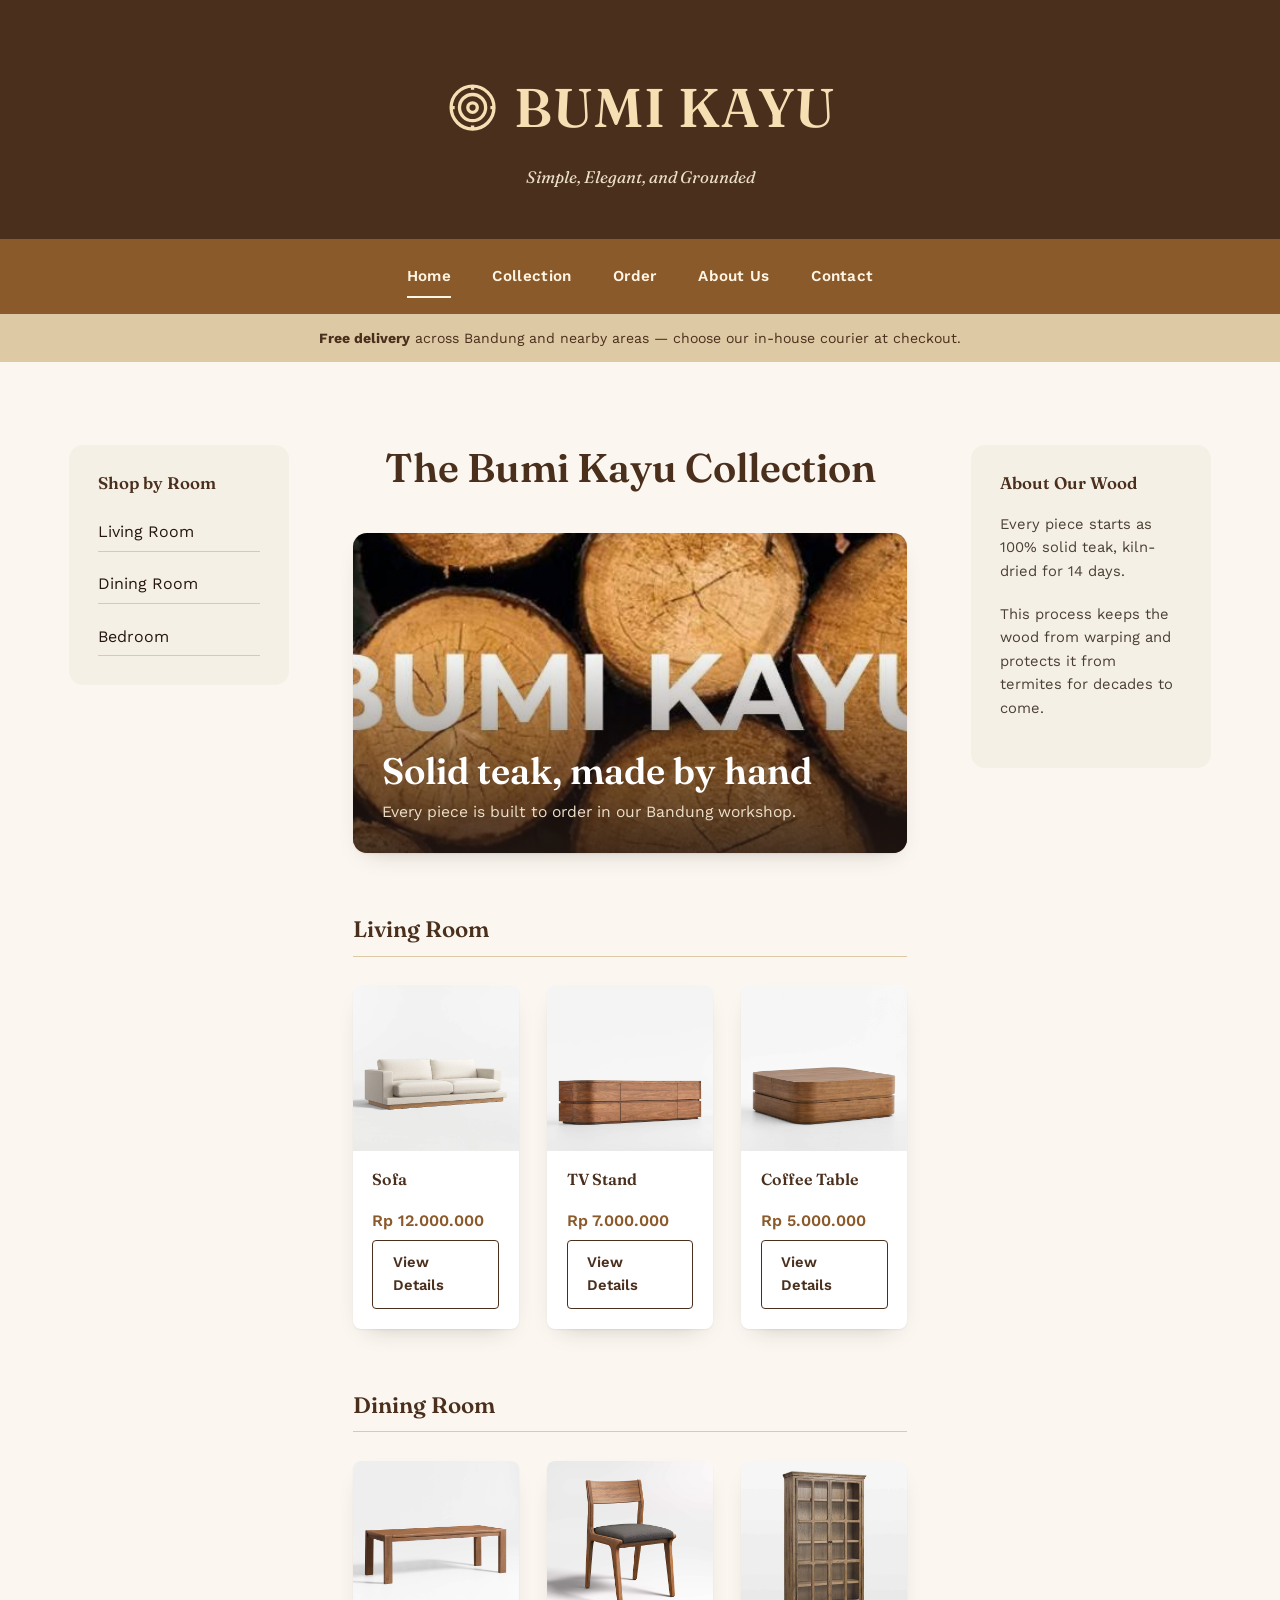
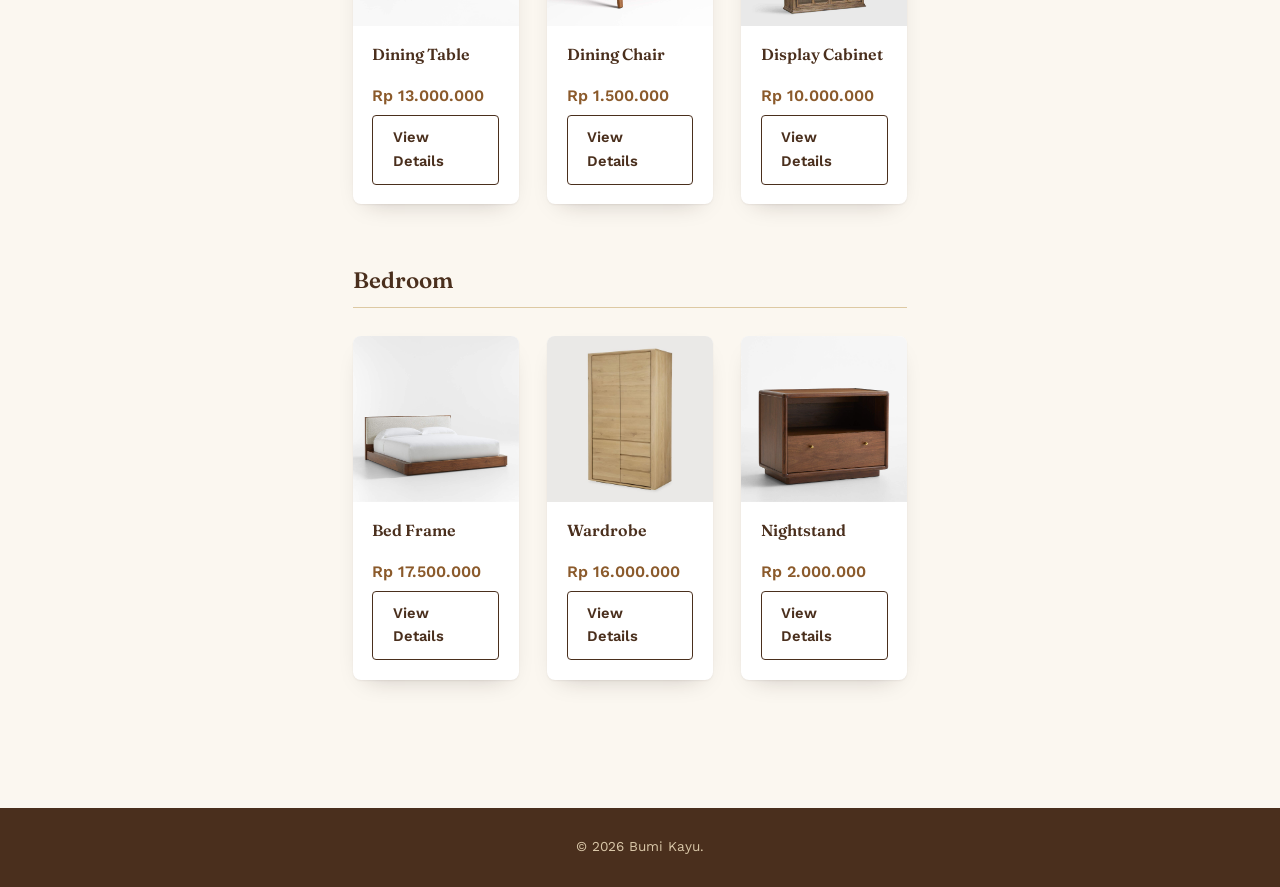
<file: index.html>
<!DOCTYPE html>
<html lang="en">
  <head>
    <meta charset="utf-8" />
    <meta name="viewport" content="width=device-width, initial-scale=1" />
    <title>Bumi Kayu — The Collection</title>
    <meta
      name="description"
      content="Solid teak furniture, handcrafted to order in Bandung."
    />
    <link rel="icon" href="icon.png" />
    <link rel="stylesheet" href="style.css" />
  </head>
  <body>
    <header class="site-header">
      <a class="wordmark" href="index.html">
        <svg viewBox="0 0 24 24" fill="none" stroke="currentColor" stroke-width="1.4" aria-hidden="true">
          <circle cx="12" cy="12" r="9" />
          <circle cx="12" cy="12" r="5.5" />
          <circle cx="12" cy="12" r="2" />
          <path d="M12 3v1.5M12 19.5V21M3 12h1.5M19.5 12H21" />
        </svg>
        BUMI KAYU
      </a>
      <p class="tagline">Simple, Elegant, and Grounded</p>
    </header>

    <nav class="site-nav" aria-label="Primary">
      <div class="site-nav__inner">
        <a href="index.html" aria-current="page">Home</a>
        <a href="detail.html">Collection</a>
        <a href="transaksi.html">Order</a>
        <a href="tentang.html">About Us</a>
        <a href="kontak.html">Contact</a>
      </div>
    </nav>

    <p class="notice-bar">
      <b>Free delivery</b> across Bandung and nearby areas — choose our
      in-house courier at checkout.
    </p>

    <main class="page-shell">
      <aside class="sidebar" aria-label="Shop by room">
        <h2>Shop by Room</h2>
        <ul>
          <li><a href="#ruangtamu">Living Room</a></li>
          <li><a href="#ruangmakan">Dining Room</a></li>
          <li><a href="#kamartidur">Bedroom</a></li>
        </ul>
      </aside>

      <div class="content-column">
        <h1>The Bumi Kayu Collection</h1>

        <div class="hero">
          <img src="BannerBUMIKAYU.jpeg" alt="Bumi Kayu solid teak furniture workshop" />
          <div class="hero__caption">
            <h2>Solid teak, made by hand</h2>
            <p>Every piece is built to order in our Bandung workshop.</p>
          </div>
        </div>

        <section class="category" id="ruangtamu">
          <div class="category-heading">
            <h2>Living Room</h2>
          </div>
          <div class="product-grid">
            <article class="product-card">
              <a href="detail.html#sofa">
                <img src="SofaSantaiBUMIKAYU.jpg" alt="Sofa in natural solid teak" />
              </a>
              <div class="product-card__body">
                <h3 class="product-card__name">Sofa</h3>
                <span class="product-card__price">Rp 12.000.000</span>
                <a class="btn btn-outline btn-block" href="detail.html#sofa">View Details</a>
              </div>
            </article>
            <article class="product-card">
              <a href="detail.html#mejatv">
                <img src="MejaTVBUMIKAYU.jpg" alt="TV Stand in solid teak" />
              </a>
              <div class="product-card__body">
                <h3 class="product-card__name">TV Stand</h3>
                <span class="product-card__price">Rp 7.000.000</span>
                <a class="btn btn-outline btn-block" href="detail.html#mejatv">View Details</a>
              </div>
            </article>
            <article class="product-card">
              <a href="detail.html#mejakopi">
                <img src="MejaKopiBUMIKAYU.jpg" alt="Coffee Table in solid teak" />
              </a>
              <div class="product-card__body">
                <h3 class="product-card__name">Coffee Table</h3>
                <span class="product-card__price">Rp 5.000.000</span>
                <a class="btn btn-outline btn-block" href="detail.html#mejakopi">View Details</a>
              </div>
            </article>
          </div>
        </section>

        <section class="category" id="ruangmakan">
          <div class="category-heading">
            <h2>Dining Room</h2>
          </div>
          <div class="product-grid">
            <article class="product-card">
              <a href="detail.html#mejamakan">
                <img src="MejaMakanBUMIKAYU.jpg" alt="Dining Table in solid teak" />
              </a>
              <div class="product-card__body">
                <h3 class="product-card__name">Dining Table</h3>
                <span class="product-card__price">Rp 13.000.000</span>
                <a class="btn btn-outline btn-block" href="detail.html#mejamakan">View Details</a>
              </div>
            </article>
            <article class="product-card">
              <a href="detail.html#kursimakan">
                <img src="KursiMakanBUMIKAYU.jpg" alt="Dining Chair in solid teak" />
              </a>
              <div class="product-card__body">
                <h3 class="product-card__name">Dining Chair</h3>
                <span class="product-card__price">Rp 1.500.000</span>
                <a class="btn btn-outline btn-block" href="detail.html#kursimakan">View Details</a>
              </div>
            </article>
            <article class="product-card">
              <a href="detail.html#kabinet">
                <img src="KabinetPajanganKacaBUMIKAYU.jpg" alt="Display Cabinet in solid teak and glass" />
              </a>
              <div class="product-card__body">
                <h3 class="product-card__name">Display Cabinet</h3>
                <span class="product-card__price">Rp 10.000.000</span>
                <a class="btn btn-outline btn-block" href="detail.html#kabinet">View Details</a>
              </div>
            </article>
          </div>
        </section>

        <section class="category" id="kamartidur">
          <div class="category-heading">
            <h2>Bedroom</h2>
          </div>
          <div class="product-grid">
            <article class="product-card">
              <a href="detail.html#tempattidur">
                <img src="TempatTidurBUMIKAYU.jpg" alt="Bed Frame in solid teak" />
              </a>
              <div class="product-card__body">
                <h3 class="product-card__name">Bed Frame</h3>
                <span class="product-card__price">Rp 17.500.000</span>
                <a class="btn btn-outline btn-block" href="detail.html#tempattidur">View Details</a>
              </div>
            </article>
            <article class="product-card">
              <a href="detail.html#lemaripakaian">
                <img src="LemariPakaianBUMIKAYU.jpg" alt="Wardrobe in solid teak" />
              </a>
              <div class="product-card__body">
                <h3 class="product-card__name">Wardrobe</h3>
                <span class="product-card__price">Rp 16.000.000</span>
                <a class="btn btn-outline btn-block" href="detail.html#lemaripakaian">View Details</a>
              </div>
            </article>
            <article class="product-card">
              <a href="detail.html#mejasamping">
                <img src="MejaSampingBUMIKAYU.jpg" alt="Nightstand in solid teak" />
              </a>
              <div class="product-card__body">
                <h3 class="product-card__name">Nightstand</h3>
                <span class="product-card__price">Rp 2.000.000</span>
                <a class="btn btn-outline btn-block" href="detail.html#mejasamping">View Details</a>
              </div>
            </article>
          </div>
        </section>
      </div>

      <aside class="sidebar sidebar--quality" aria-label="About our wood">
        <h2>About Our Wood</h2>
        <p>
          Every piece starts as 100% solid teak, kiln-dried for 14 days.
        </p>
        <p>
          This process keeps the wood from warping and protects it from
          termites for decades to come.
        </p>
      </aside>
    </main>

    <footer class="site-footer">&copy; 2026 Bumi Kayu.</footer>
    <script src="script.js"></script>
  </body>
</html>
</file>
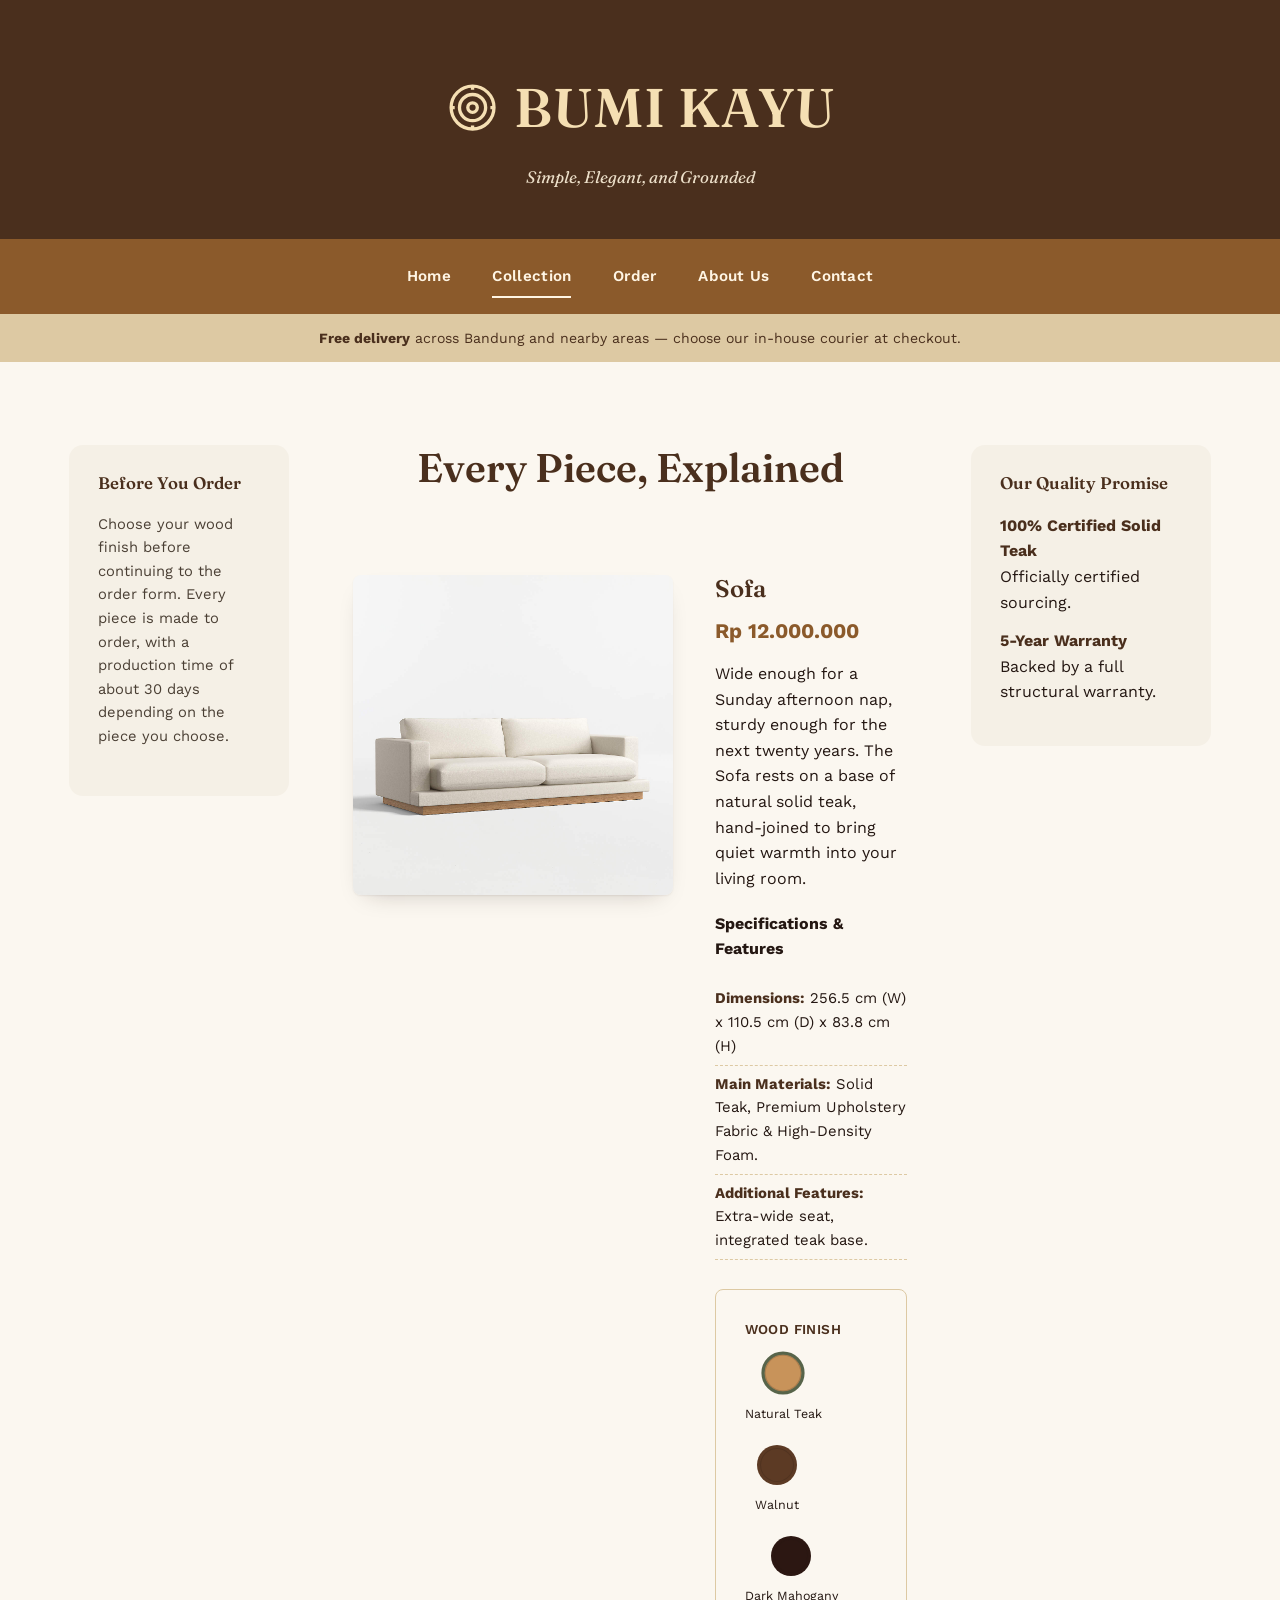
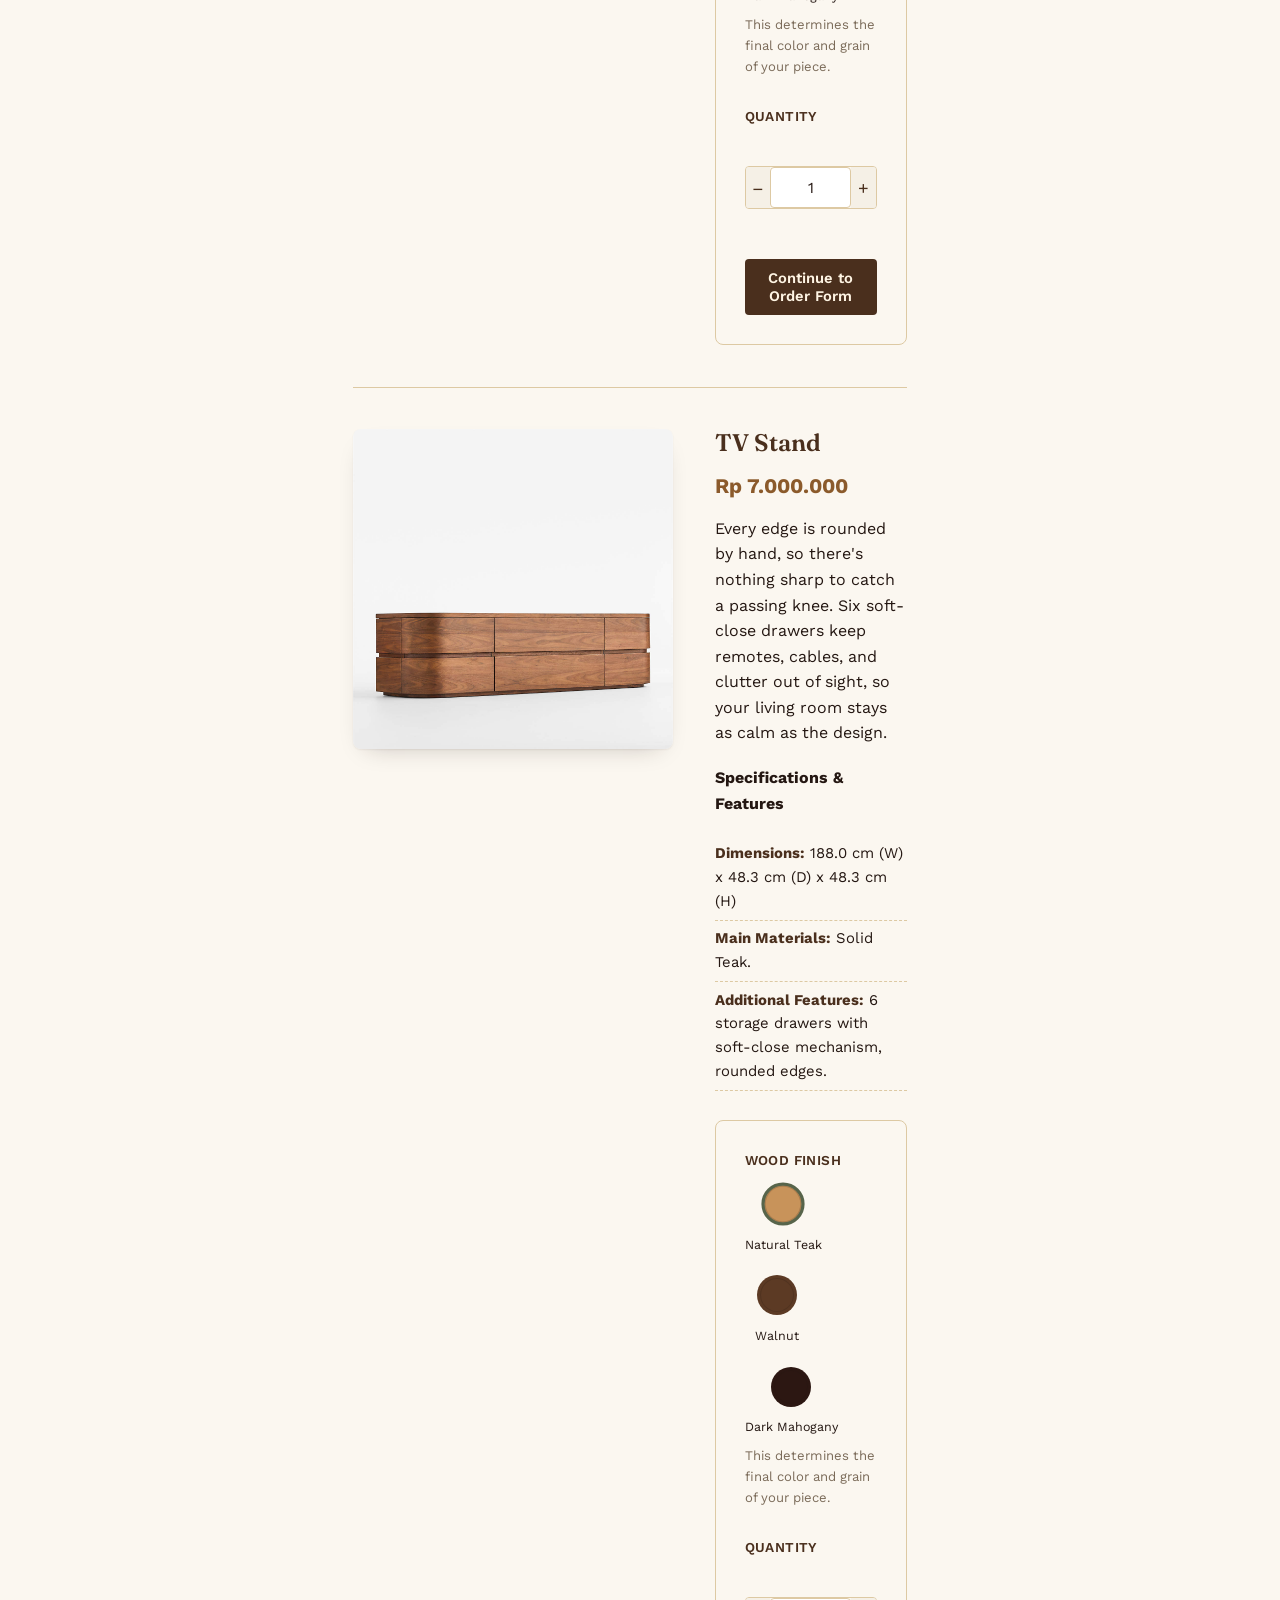
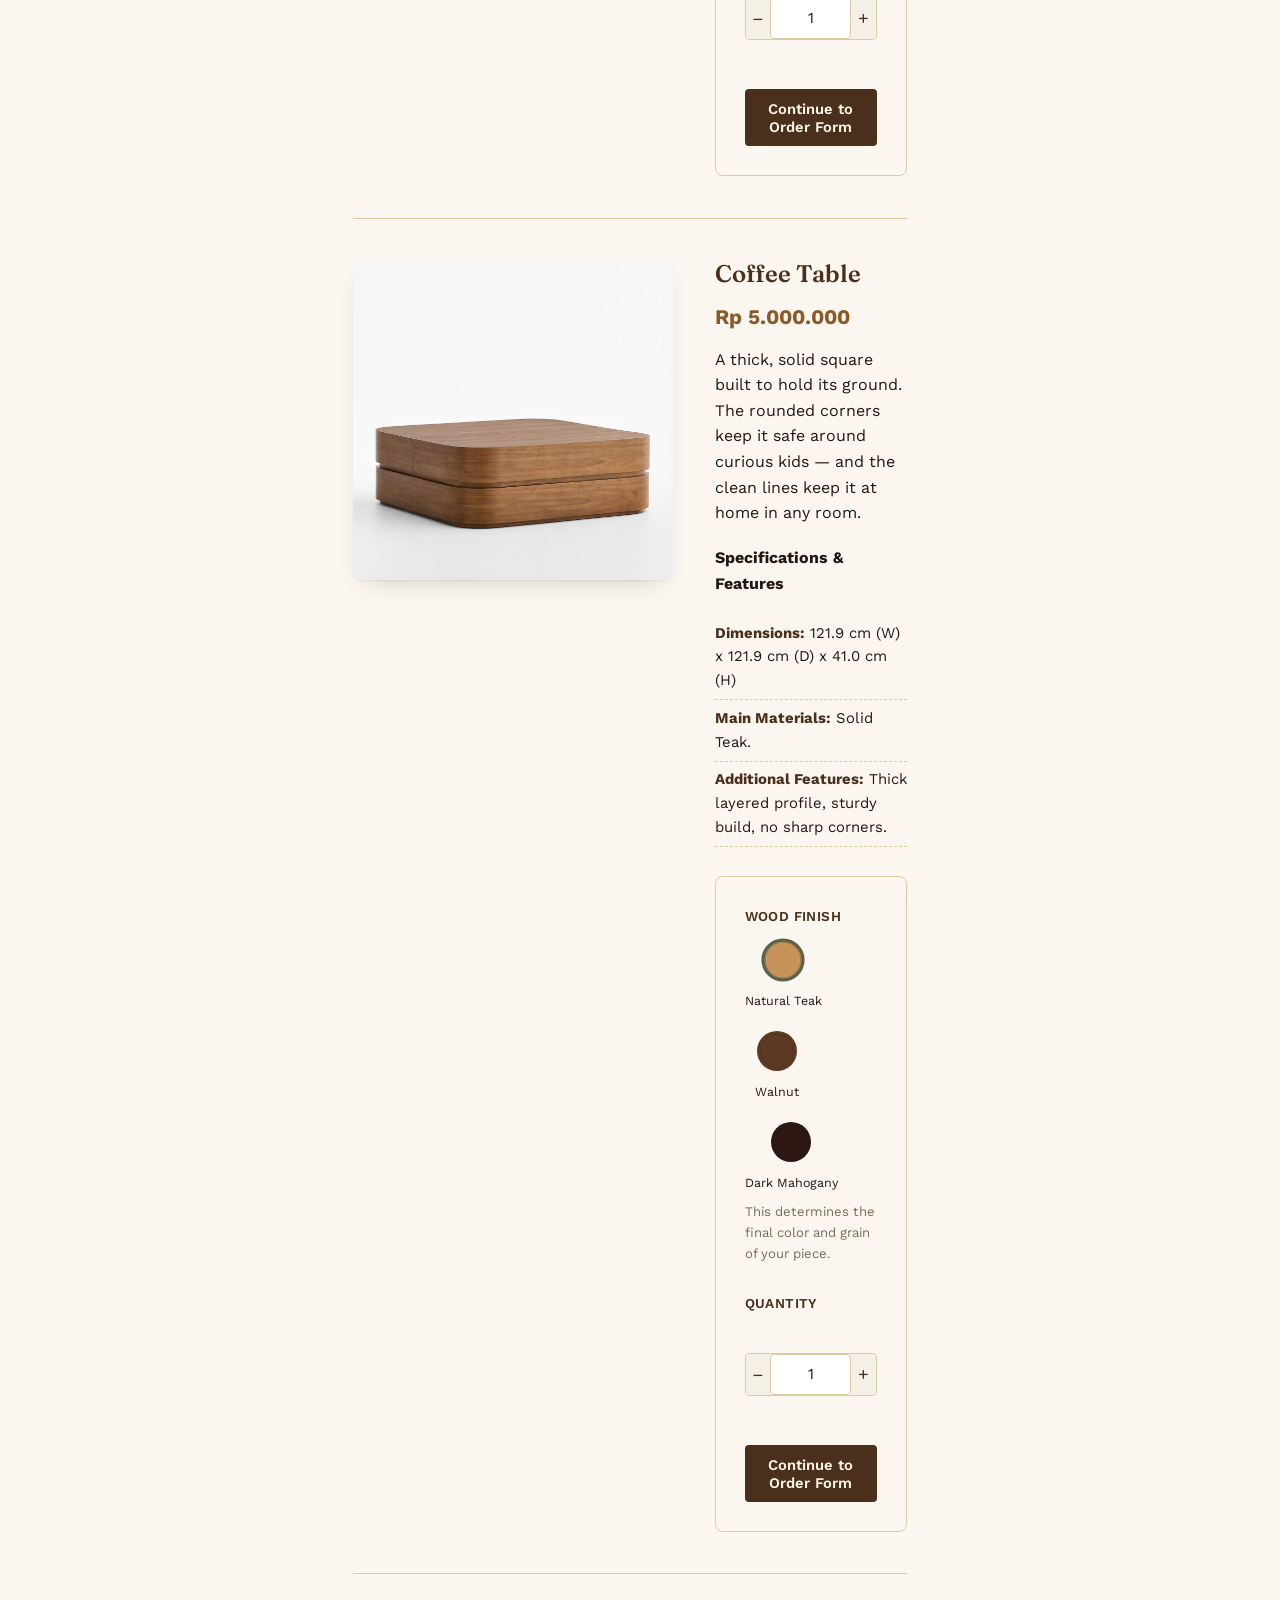
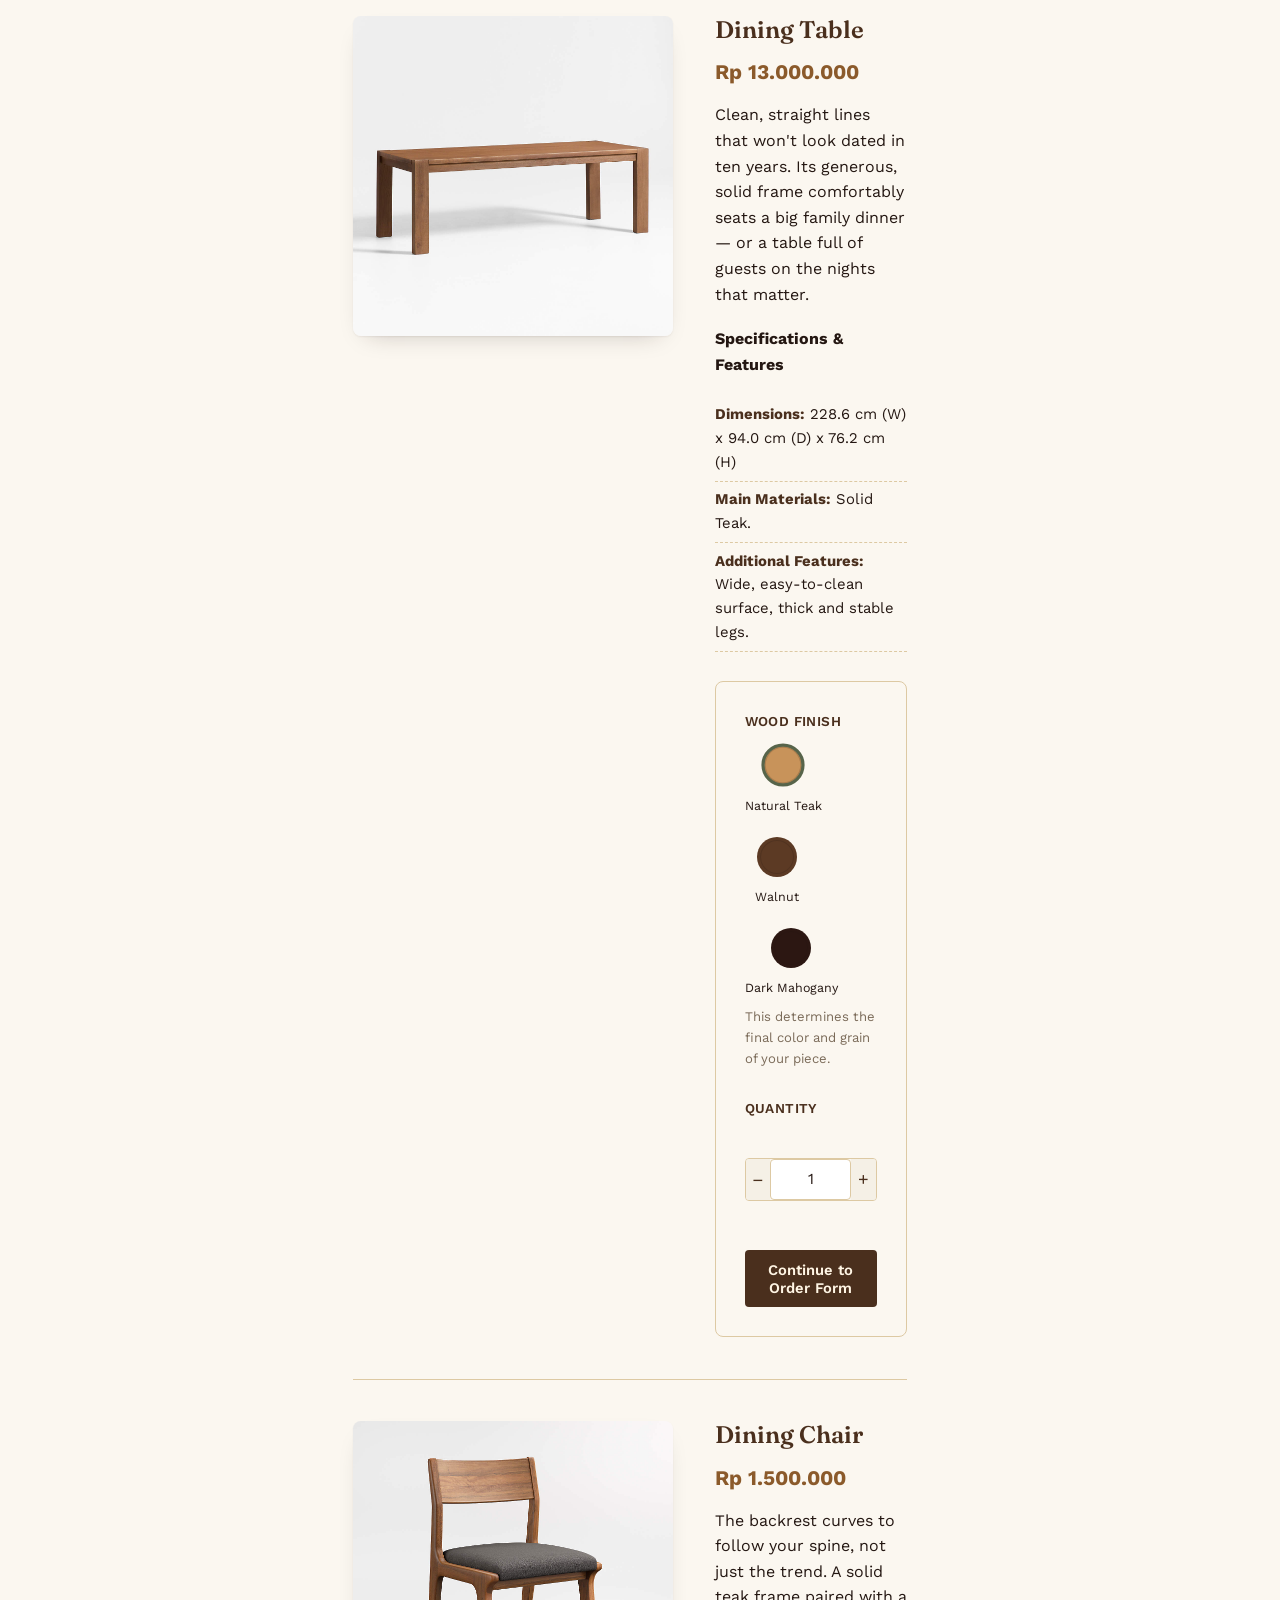
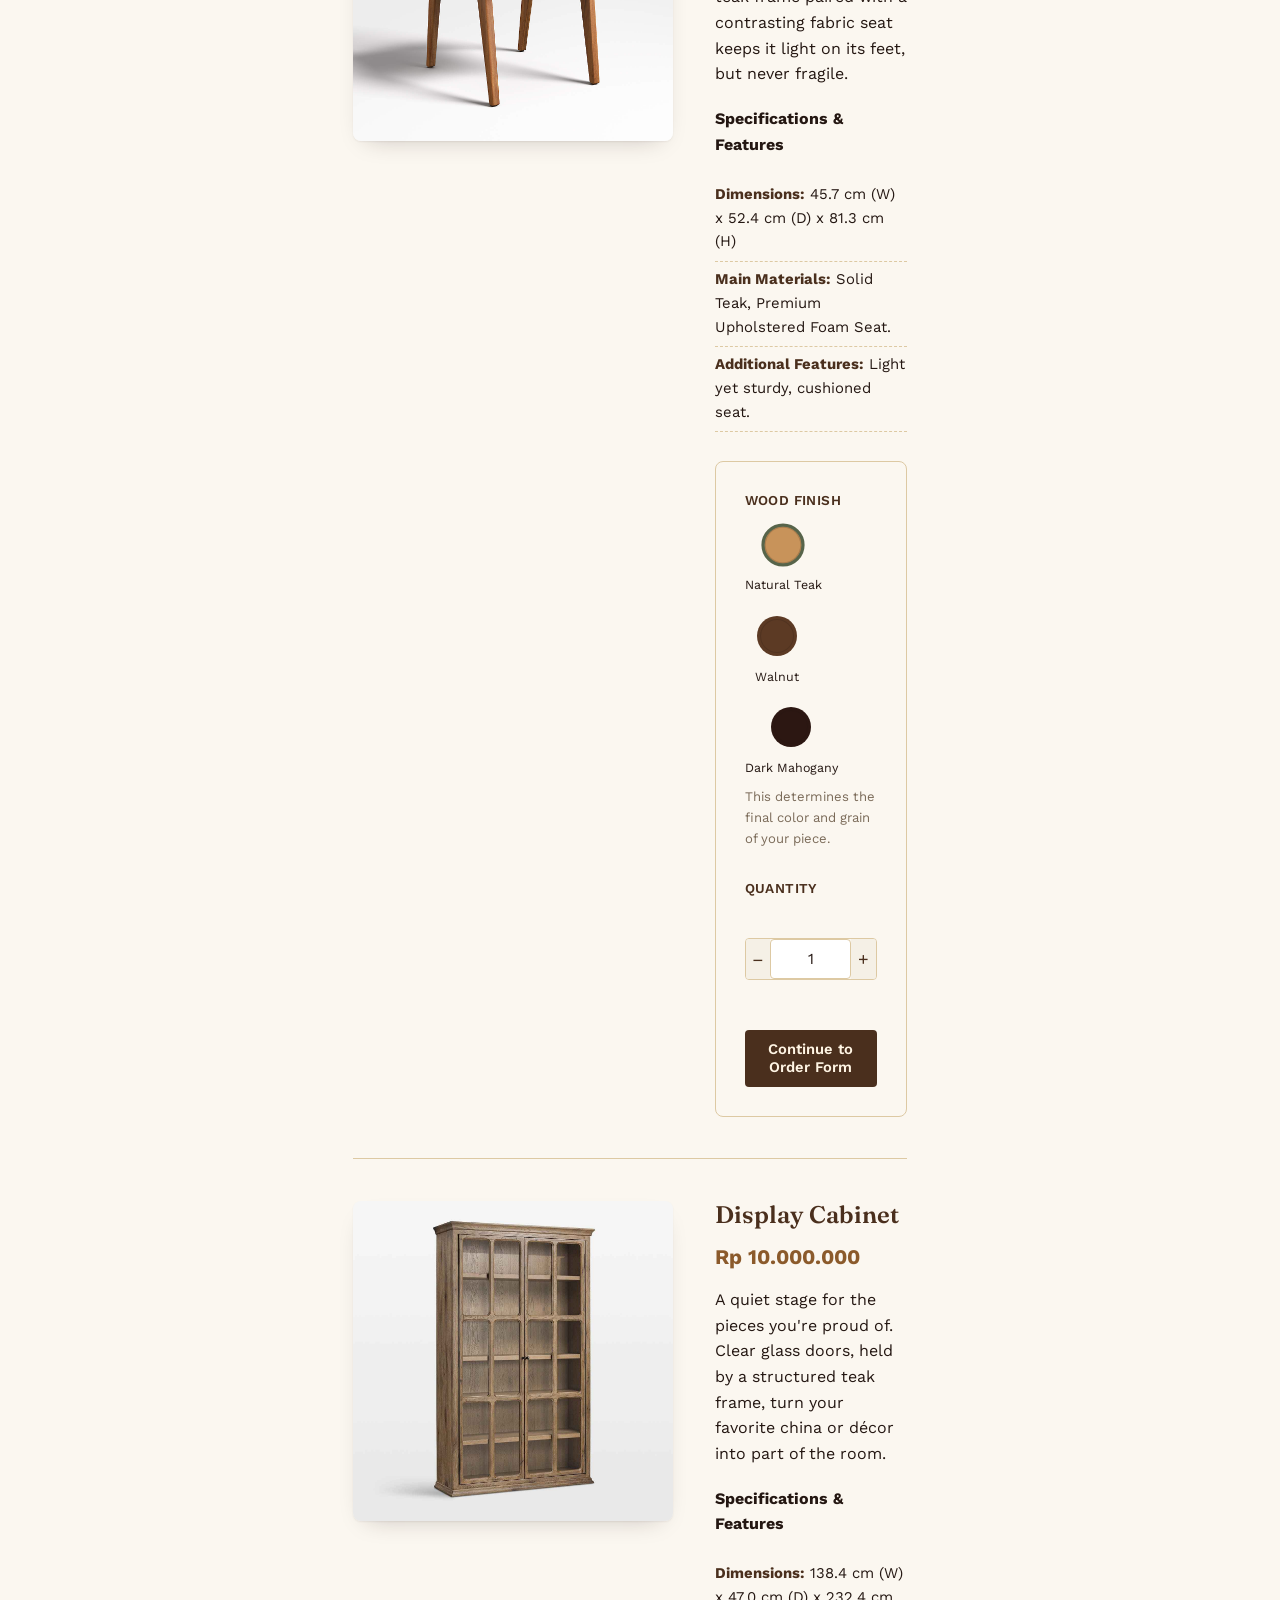
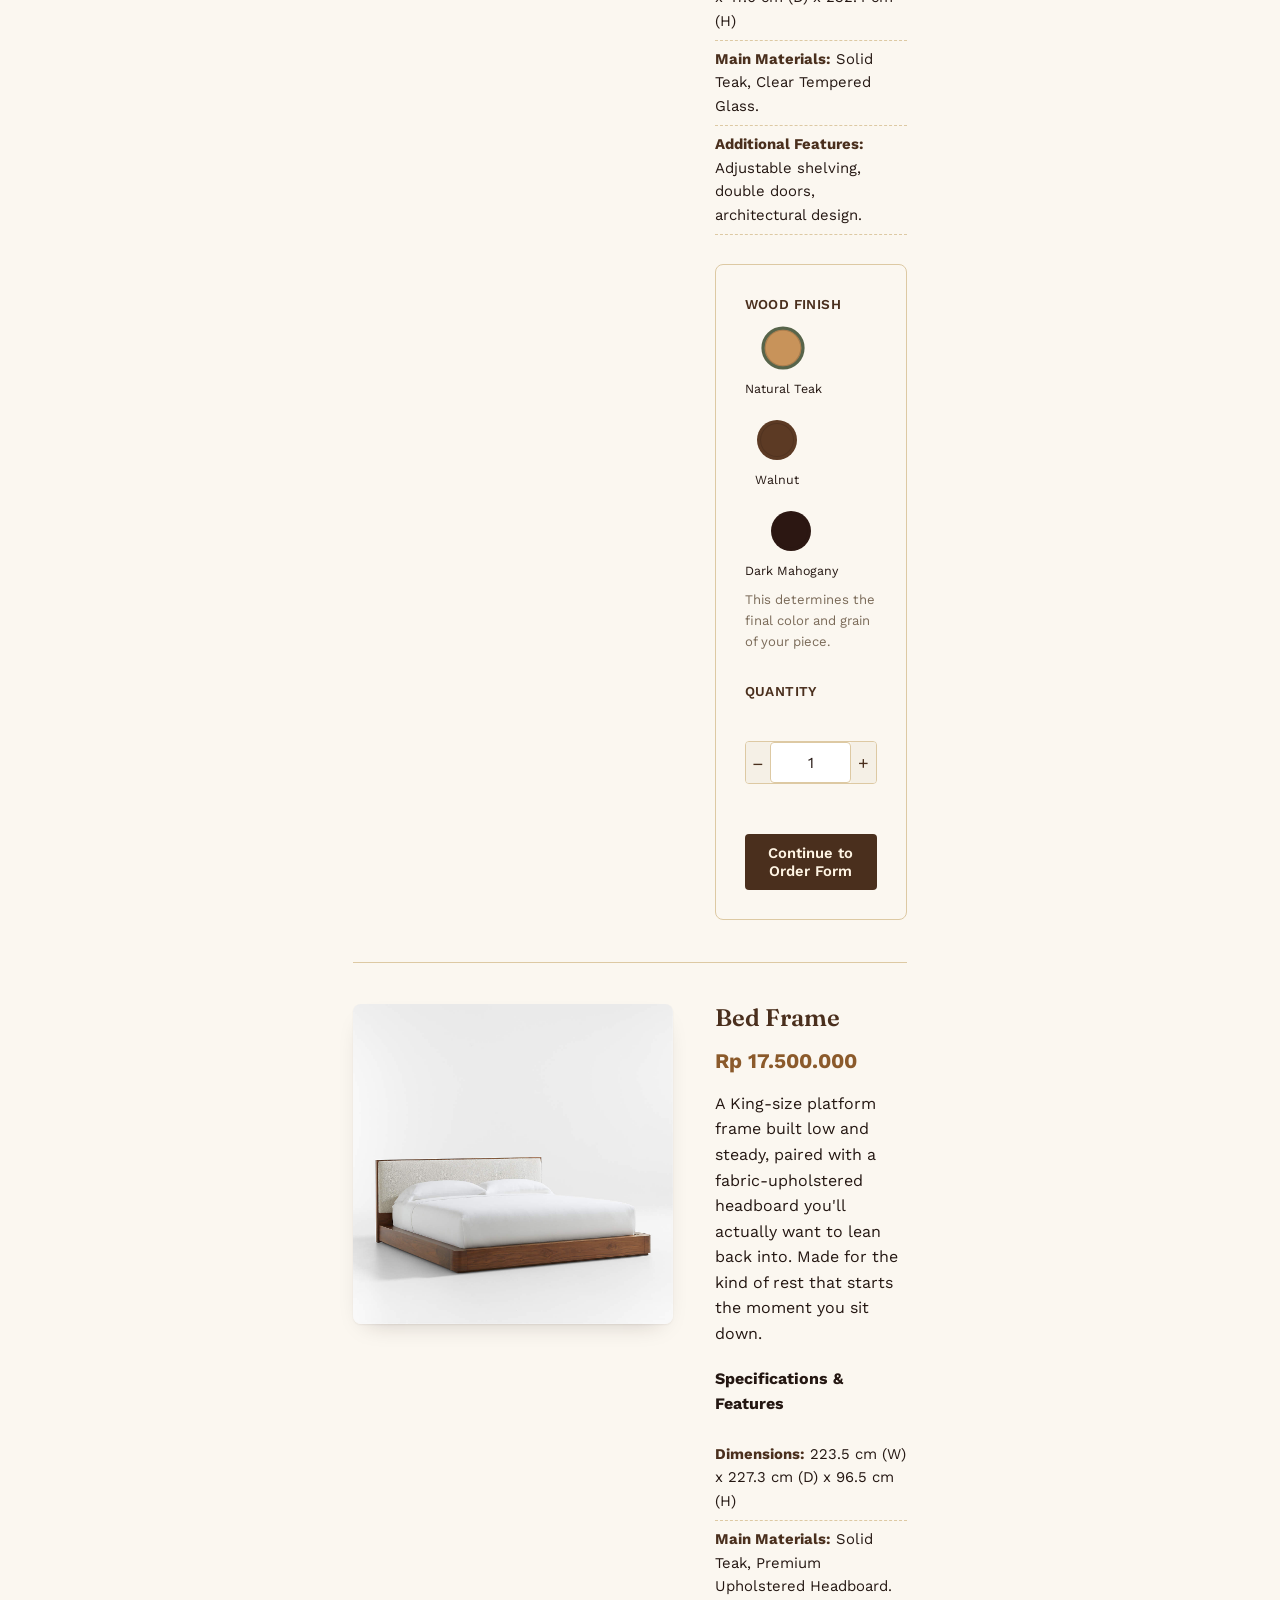
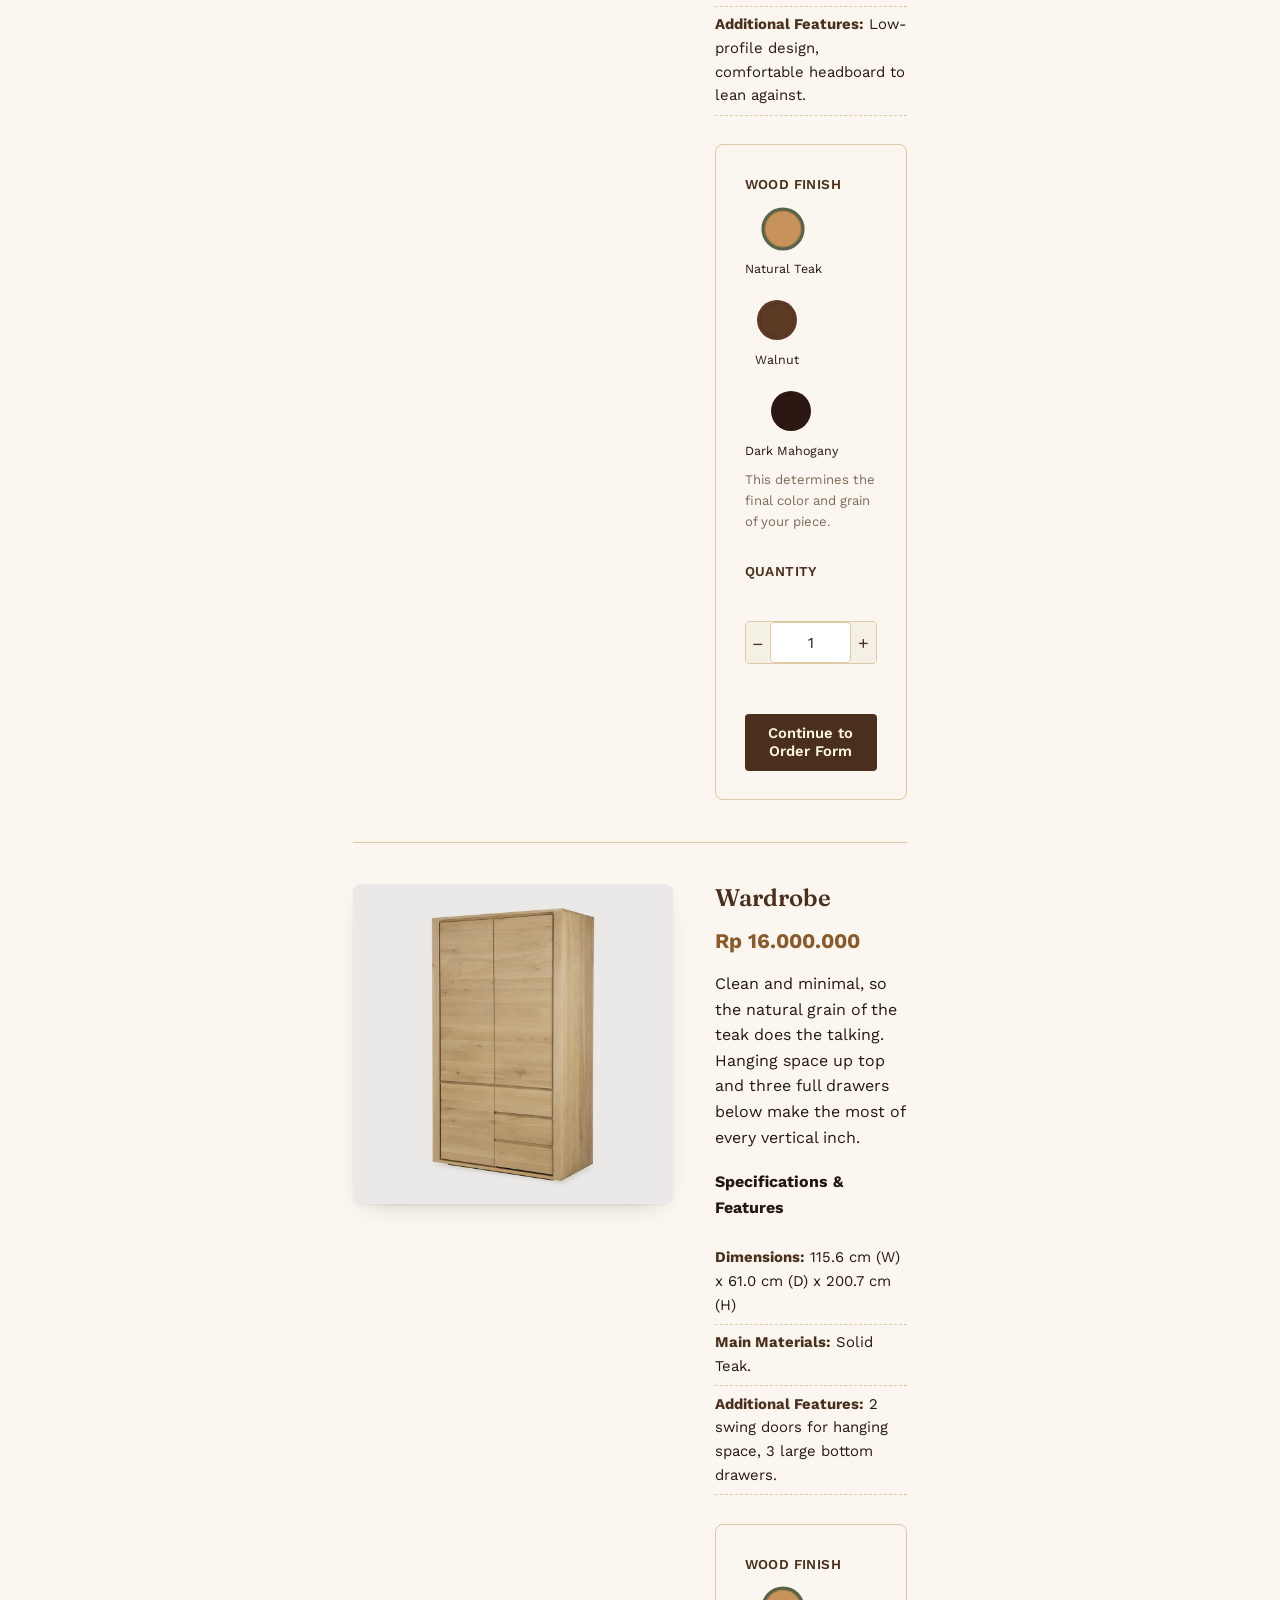
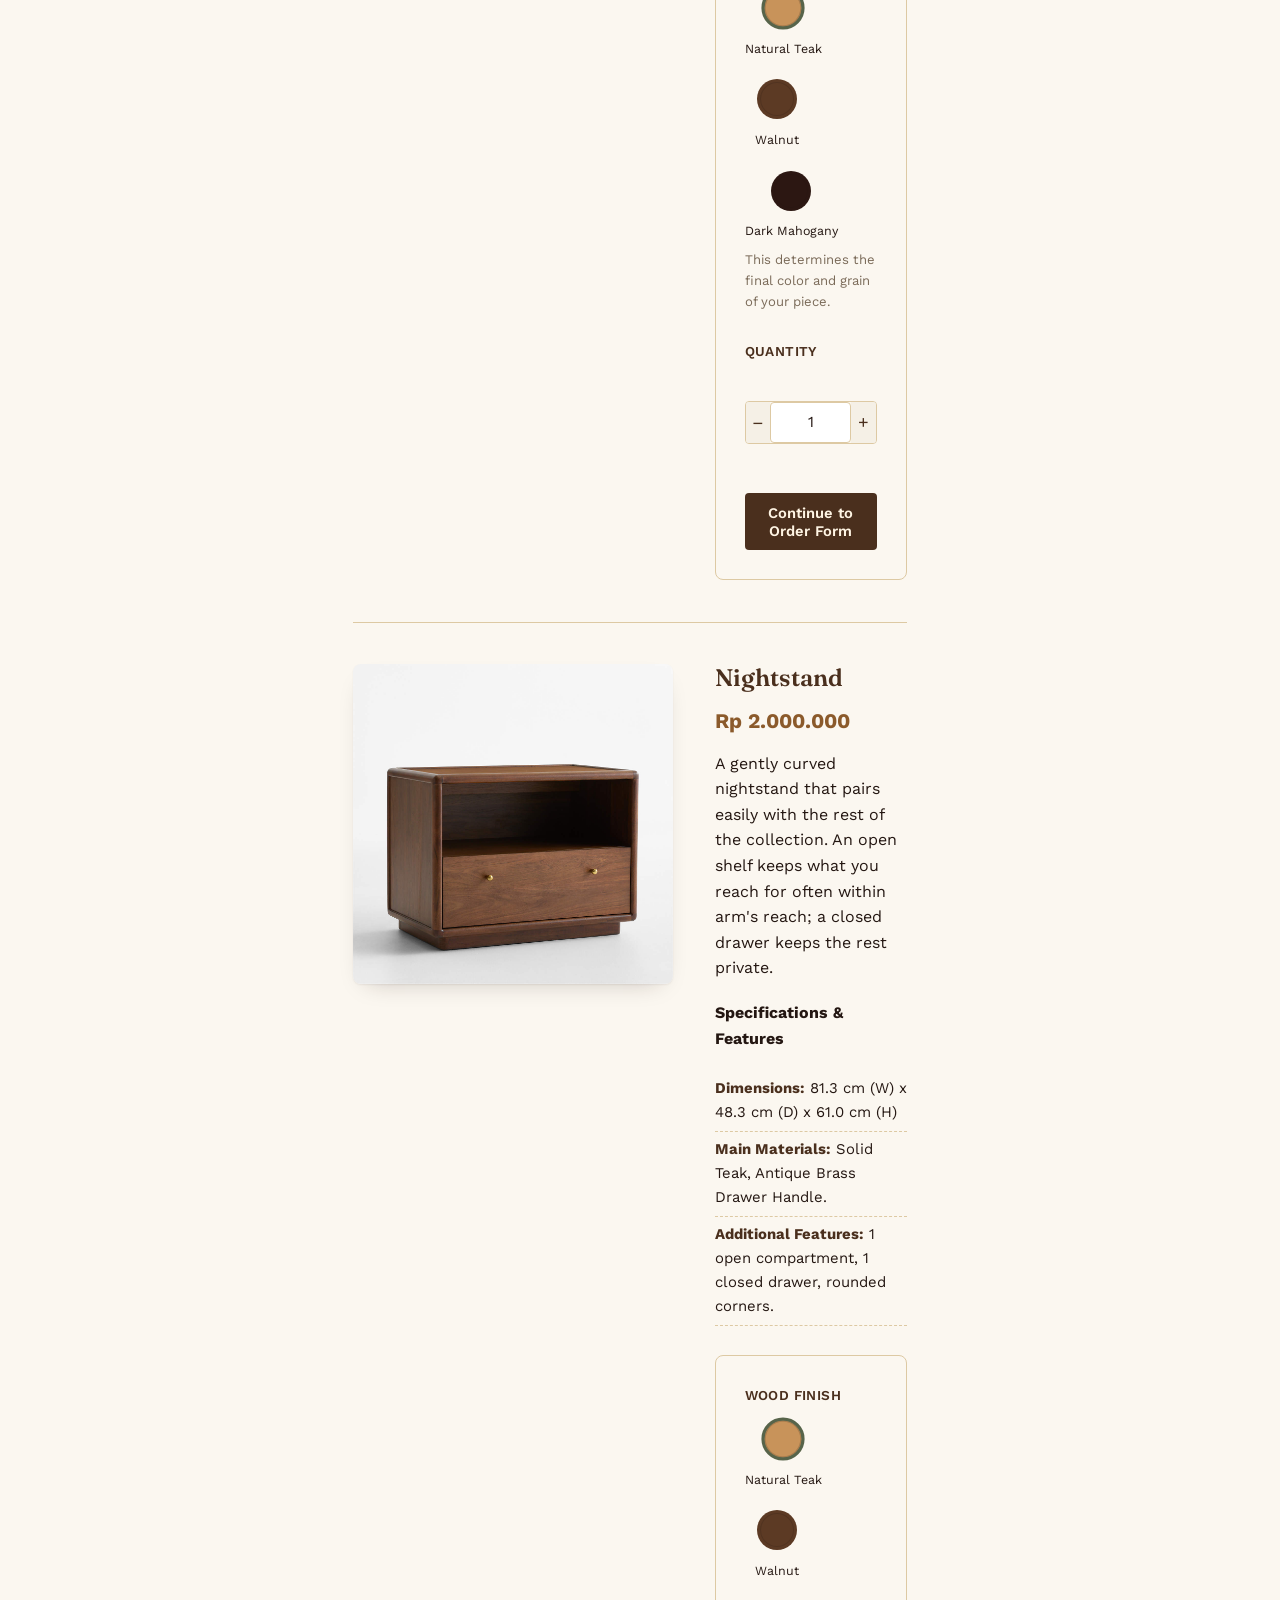
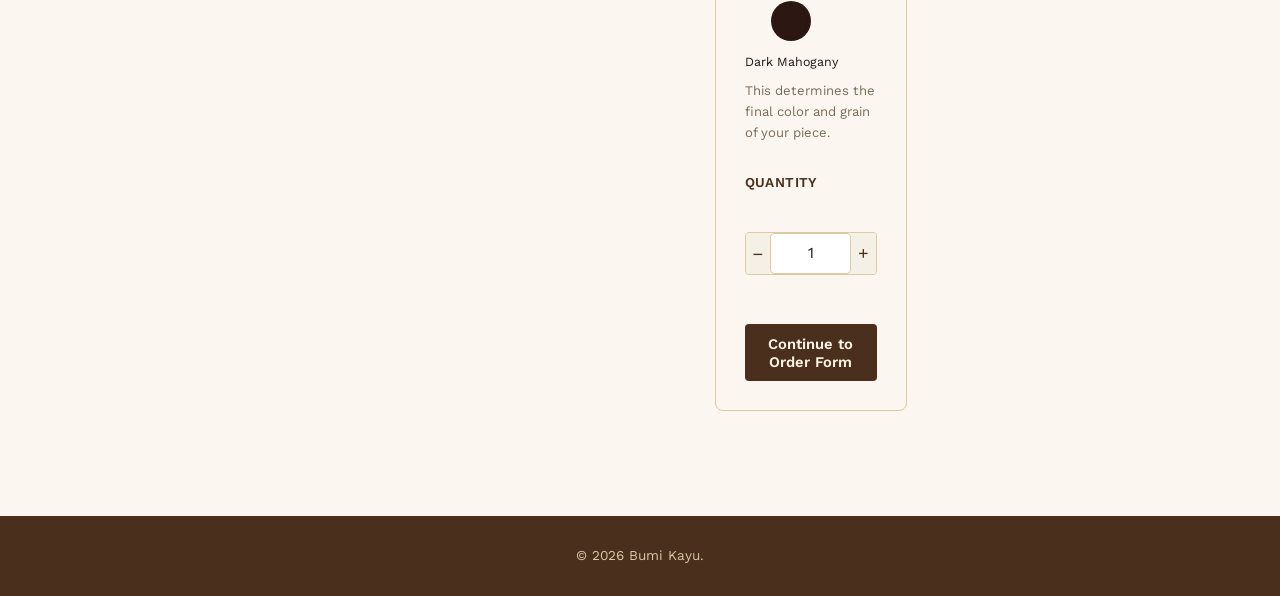
<file: detail.html>
<!DOCTYPE html>
<html lang="en">
  <head>
    <meta charset="utf-8" />
    <meta name="viewport" content="width=device-width, initial-scale=1" />
    <title>Bumi Kayu — Every Piece, Explained</title>
    <meta
      name="description"
      content="Full specifications, wood finishes, and made-to-order details for every Bumi Kayu piece."
    />
    <link rel="icon" href="icon.png" />
    <link rel="stylesheet" href="style.css" />
  </head>
  <body>
    <header class="site-header">
      <a class="wordmark" href="index.html">
        <svg viewBox="0 0 24 24" fill="none" stroke="currentColor" stroke-width="1.4" aria-hidden="true">
          <circle cx="12" cy="12" r="9" />
          <circle cx="12" cy="12" r="5.5" />
          <circle cx="12" cy="12" r="2" />
          <path d="M12 3v1.5M12 19.5V21M3 12h1.5M19.5 12H21" />
        </svg>
        BUMI KAYU
      </a>
      <p class="tagline">Simple, Elegant, and Grounded</p>
    </header>

    <nav class="site-nav" aria-label="Primary">
      <div class="site-nav__inner">
        <a href="index.html">Home</a>
        <a href="detail.html" aria-current="page">Collection</a>
        <a href="transaksi.html">Order</a>
        <a href="tentang.html">About Us</a>
        <a href="kontak.html">Contact</a>
      </div>
    </nav>

    <p class="notice-bar">
      <b>Free delivery</b> across Bandung and nearby areas — choose our
      in-house courier at checkout.
    </p>

    <main class="page-shell">
      <aside class="sidebar" aria-label="Before you order">
        <h2>Before You Order</h2>
        <p>
          Choose your wood finish before continuing to the order form. Every
          piece is made to order, with a production time of about 30 days
          depending on the piece you choose.
        </p>
      </aside>

      <div class="content-column">
        <h1>Every Piece, Explained</h1>

        <!-- ============ SOFA SANTAI ============ -->
        <article class="product-detail" id="sofa">
          <img src="SofaSantaiBUMIKAYU.jpg" alt="Sofa in natural solid teak" />
          <div>
            <h2>Sofa</h2>
            <p class="product-detail__price">Rp 12.000.000</p>
            <p class="product-detail__desc">
              Wide enough for a Sunday afternoon nap, sturdy enough for the
              next twenty years. The Sofa rests on a base of natural
              solid teak, hand-joined to bring quiet warmth into your living
              room.
            </p>
            <p><b>Specifications &amp; Features</b></p>
            <ul class="spec-list">
              <li><b>Dimensions:</b> 256.5 cm (W) x 110.5 cm (D) x 83.8 cm (H)</li>
              <li><b>Main Materials:</b> Solid Teak, Premium Upholstery Fabric &amp; High-Density Foam.</li>
              <li><b>Additional Features:</b> Extra-wide seat, integrated teak base.</li>
            </ul>

            <form action="transaksi.html" method="get" class="order-form order-mini">
              <input type="hidden" name="produk" value="Sofa" />
              <input type="hidden" name="harga" value="12000000" />

              <div class="field-block">
                <span class="field-label" id="sofa-finish-label">Wood Finish</span>
                <div class="swatch-group" role="radiogroup" aria-labelledby="sofa-finish-label">
                  <label class="swatch-option is-checked">
                    <input type="radio" name="varian" value="Natural Teak" checked />
                    <span class="swatch swatch--natural"></span>
                    <span class="label">Natural Teak</span>
                  </label>
                  <label class="swatch-option">
                    <input type="radio" name="varian" value="Walnut" />
                    <span class="swatch swatch--walnut"></span>
                    <span class="label">Walnut</span>
                  </label>
                  <label class="swatch-option">
                    <input type="radio" name="varian" value="Dark Mahogany" />
                    <span class="swatch swatch--mahogany"></span>
                    <span class="label">Dark Mahogany</span>
                  </label>
                </div>
                <p class="helper-text">This determines the final color and grain of your piece.</p>
              </div>

              <div class="field-block">
                <label class="field-label" for="sofa-qty">Quantity</label><br />
                <span class="stepper">
                  <button type="button" class="qty-decrease" aria-label="Decrease quantity">–</button>
                  <input type="text" id="sofa-qty" name="jumlah" value="1" class="qty-input" inputmode="numeric" />
                  <button type="button" class="qty-increase" aria-label="Increase quantity">+</button>
                </span>
                <span class="error-text qty-error"></span>
              </div>

              <button type="submit" class="btn btn-primary btn-block">Continue to Order Form</button>
            </form>
          </div>
        </article>

        <!-- ============ MEJA TV ============ -->
        <article class="product-detail" id="mejatv">
          <img src="MejaTVBUMIKAYU.jpg" alt="TV Stand in solid teak" />
          <div>
            <h2>TV Stand</h2>
            <p class="product-detail__price">Rp 7.000.000</p>
            <p class="product-detail__desc">
              Every edge is rounded by hand, so there's nothing sharp to
              catch a passing knee. Six soft-close drawers keep remotes,
              cables, and clutter out of sight, so your living room stays as
              calm as the design.
            </p>
            <p><b>Specifications &amp; Features</b></p>
            <ul class="spec-list">
              <li><b>Dimensions:</b> 188.0 cm (W) x 48.3 cm (D) x 48.3 cm (H)</li>
              <li><b>Main Materials:</b> Solid Teak.</li>
              <li><b>Additional Features:</b> 6 storage drawers with soft-close mechanism, rounded edges.</li>
            </ul>

            <form action="transaksi.html" method="get" class="order-form order-mini">
              <input type="hidden" name="produk" value="TV Stand" />
              <input type="hidden" name="harga" value="7000000" />

              <div class="field-block">
                <span class="field-label" id="mejatv-finish-label">Wood Finish</span>
                <div class="swatch-group" role="radiogroup" aria-labelledby="mejatv-finish-label">
                  <label class="swatch-option is-checked">
                    <input type="radio" name="varian" value="Natural Teak" checked />
                    <span class="swatch swatch--natural"></span>
                    <span class="label">Natural Teak</span>
                  </label>
                  <label class="swatch-option">
                    <input type="radio" name="varian" value="Walnut" />
                    <span class="swatch swatch--walnut"></span>
                    <span class="label">Walnut</span>
                  </label>
                  <label class="swatch-option">
                    <input type="radio" name="varian" value="Dark Mahogany" />
                    <span class="swatch swatch--mahogany"></span>
                    <span class="label">Dark Mahogany</span>
                  </label>
                </div>
                <p class="helper-text">This determines the final color and grain of your piece.</p>
              </div>

              <div class="field-block">
                <label class="field-label" for="mejatv-qty">Quantity</label><br />
                <span class="stepper">
                  <button type="button" class="qty-decrease" aria-label="Decrease quantity">–</button>
                  <input type="text" id="mejatv-qty" name="jumlah" value="1" class="qty-input" inputmode="numeric" />
                  <button type="button" class="qty-increase" aria-label="Increase quantity">+</button>
                </span>
                <span class="error-text qty-error"></span>
              </div>

              <button type="submit" class="btn btn-primary btn-block">Continue to Order Form</button>
            </form>
          </div>
        </article>

        <!-- ============ MEJA KOPI ============ -->
        <article class="product-detail" id="mejakopi">
          <img src="MejaKopiBUMIKAYU.jpg" alt="Coffee Table in solid teak" />
          <div>
            <h2>Coffee Table</h2>
            <p class="product-detail__price">Rp 5.000.000</p>
            <p class="product-detail__desc">
              A thick, solid square built to hold its ground. The rounded
              corners keep it safe around curious kids — and the clean
              lines keep it at home in any room.
            </p>
            <p><b>Specifications &amp; Features</b></p>
            <ul class="spec-list">
              <li><b>Dimensions:</b> 121.9 cm (W) x 121.9 cm (D) x 41.0 cm (H)</li>
              <li><b>Main Materials:</b> Solid Teak.</li>
              <li><b>Additional Features:</b> Thick layered profile, sturdy build, no sharp corners.</li>
            </ul>

            <form action="transaksi.html" method="get" class="order-form order-mini">
              <input type="hidden" name="produk" value="Coffee Table" />
              <input type="hidden" name="harga" value="5000000" />

              <div class="field-block">
                <span class="field-label" id="mejakopi-finish-label">Wood Finish</span>
                <div class="swatch-group" role="radiogroup" aria-labelledby="mejakopi-finish-label">
                  <label class="swatch-option is-checked">
                    <input type="radio" name="varian" value="Natural Teak" checked />
                    <span class="swatch swatch--natural"></span>
                    <span class="label">Natural Teak</span>
                  </label>
                  <label class="swatch-option">
                    <input type="radio" name="varian" value="Walnut" />
                    <span class="swatch swatch--walnut"></span>
                    <span class="label">Walnut</span>
                  </label>
                  <label class="swatch-option">
                    <input type="radio" name="varian" value="Dark Mahogany" />
                    <span class="swatch swatch--mahogany"></span>
                    <span class="label">Dark Mahogany</span>
                  </label>
                </div>
                <p class="helper-text">This determines the final color and grain of your piece.</p>
              </div>

              <div class="field-block">
                <label class="field-label" for="mejakopi-qty">Quantity</label><br />
                <span class="stepper">
                  <button type="button" class="qty-decrease" aria-label="Decrease quantity">–</button>
                  <input type="text" id="mejakopi-qty" name="jumlah" value="1" class="qty-input" inputmode="numeric" />
                  <button type="button" class="qty-increase" aria-label="Increase quantity">+</button>
                </span>
                <span class="error-text qty-error"></span>
              </div>

              <button type="submit" class="btn btn-primary btn-block">Continue to Order Form</button>
            </form>
          </div>
        </article>

        <!-- ============ MEJA MAKAN ============ -->
        <article class="product-detail" id="mejamakan">
          <img src="MejaMakanBUMIKAYU.jpg" alt="Dining Table in solid teak" />
          <div>
            <h2>Dining Table</h2>
            <p class="product-detail__price">Rp 13.000.000</p>
            <p class="product-detail__desc">
              Clean, straight lines that won't look dated in ten years. Its
              generous, solid frame comfortably seats a big family dinner —
              or a table full of guests on the nights that matter.
            </p>
            <p><b>Specifications &amp; Features</b></p>
            <ul class="spec-list">
              <li><b>Dimensions:</b> 228.6 cm (W) x 94.0 cm (D) x 76.2 cm (H)</li>
              <li><b>Main Materials:</b> Solid Teak.</li>
              <li><b>Additional Features:</b> Wide, easy-to-clean surface, thick and stable legs.</li>
            </ul>

            <form action="transaksi.html" method="get" class="order-form order-mini">
              <input type="hidden" name="produk" value="Dining Table" />
              <input type="hidden" name="harga" value="13000000" />

              <div class="field-block">
                <span class="field-label" id="mejamakan-finish-label">Wood Finish</span>
                <div class="swatch-group" role="radiogroup" aria-labelledby="mejamakan-finish-label">
                  <label class="swatch-option is-checked">
                    <input type="radio" name="varian" value="Natural Teak" checked />
                    <span class="swatch swatch--natural"></span>
                    <span class="label">Natural Teak</span>
                  </label>
                  <label class="swatch-option">
                    <input type="radio" name="varian" value="Walnut" />
                    <span class="swatch swatch--walnut"></span>
                    <span class="label">Walnut</span>
                  </label>
                  <label class="swatch-option">
                    <input type="radio" name="varian" value="Dark Mahogany" />
                    <span class="swatch swatch--mahogany"></span>
                    <span class="label">Dark Mahogany</span>
                  </label>
                </div>
                <p class="helper-text">This determines the final color and grain of your piece.</p>
              </div>

              <div class="field-block">
                <label class="field-label" for="mejamakan-qty">Quantity</label><br />
                <span class="stepper">
                  <button type="button" class="qty-decrease" aria-label="Decrease quantity">–</button>
                  <input type="text" id="mejamakan-qty" name="jumlah" value="1" class="qty-input" inputmode="numeric" />
                  <button type="button" class="qty-increase" aria-label="Increase quantity">+</button>
                </span>
                <span class="error-text qty-error"></span>
              </div>

              <button type="submit" class="btn btn-primary btn-block">Continue to Order Form</button>
            </form>
          </div>
        </article>

        <!-- ============ KURSI MAKAN ============ -->
        <article class="product-detail" id="kursimakan">
          <img src="KursiMakanBUMIKAYU.jpg" alt="Dining Chair in solid teak" />
          <div>
            <h2>Dining Chair</h2>
            <p class="product-detail__price">Rp 1.500.000</p>
            <p class="product-detail__desc">
              The backrest curves to follow your spine, not just the trend.
              A solid teak frame paired with a contrasting fabric seat keeps
              it light on its feet, but never fragile.
            </p>
            <p><b>Specifications &amp; Features</b></p>
            <ul class="spec-list">
              <li><b>Dimensions:</b> 45.7 cm (W) x 52.4 cm (D) x 81.3 cm (H)</li>
              <li><b>Main Materials:</b> Solid Teak, Premium Upholstered Foam Seat.</li>
              <li><b>Additional Features:</b> Light yet sturdy, cushioned seat.</li>
            </ul>

            <form action="transaksi.html" method="get" class="order-form order-mini">
              <input type="hidden" name="produk" value="Dining Chair" />
              <input type="hidden" name="harga" value="1500000" />

              <div class="field-block">
                <span class="field-label" id="kursimakan-finish-label">Wood Finish</span>
                <div class="swatch-group" role="radiogroup" aria-labelledby="kursimakan-finish-label">
                  <label class="swatch-option is-checked">
                    <input type="radio" name="varian" value="Natural Teak" checked />
                    <span class="swatch swatch--natural"></span>
                    <span class="label">Natural Teak</span>
                  </label>
                  <label class="swatch-option">
                    <input type="radio" name="varian" value="Walnut" />
                    <span class="swatch swatch--walnut"></span>
                    <span class="label">Walnut</span>
                  </label>
                  <label class="swatch-option">
                    <input type="radio" name="varian" value="Dark Mahogany" />
                    <span class="swatch swatch--mahogany"></span>
                    <span class="label">Dark Mahogany</span>
                  </label>
                </div>
                <p class="helper-text">This determines the final color and grain of your piece.</p>
              </div>

              <div class="field-block">
                <label class="field-label" for="kursimakan-qty">Quantity</label><br />
                <span class="stepper">
                  <button type="button" class="qty-decrease" aria-label="Decrease quantity">–</button>
                  <input type="text" id="kursimakan-qty" name="jumlah" value="1" class="qty-input" inputmode="numeric" />
                  <button type="button" class="qty-increase" aria-label="Increase quantity">+</button>
                </span>
                <span class="error-text qty-error"></span>
              </div>

              <button type="submit" class="btn btn-primary btn-block">Continue to Order Form</button>
            </form>
          </div>
        </article>

        <!-- ============ KABINET PAJANGAN KACA ============ -->
        <article class="product-detail" id="kabinet">
          <img src="KabinetPajanganKacaBUMIKAYU.jpg" alt="Display Cabinet in solid teak and glass" />
          <div>
            <h2>Display Cabinet</h2>
            <p class="product-detail__price">Rp 10.000.000</p>
            <p class="product-detail__desc">
              A quiet stage for the pieces you're proud of. Clear glass
              doors, held by a structured teak frame, turn your favorite
              china or décor into part of the room.
            </p>
            <p><b>Specifications &amp; Features</b></p>
            <ul class="spec-list">
              <li><b>Dimensions:</b> 138.4 cm (W) x 47.0 cm (D) x 232.4 cm (H)</li>
              <li><b>Main Materials:</b> Solid Teak, Clear Tempered Glass.</li>
              <li><b>Additional Features:</b> Adjustable shelving, double doors, architectural design.</li>
            </ul>

            <form action="transaksi.html" method="get" class="order-form order-mini">
              <input type="hidden" name="produk" value="Display Cabinet" />
              <input type="hidden" name="harga" value="10000000" />

              <div class="field-block">
                <span class="field-label" id="kabinet-finish-label">Wood Finish</span>
                <div class="swatch-group" role="radiogroup" aria-labelledby="kabinet-finish-label">
                  <label class="swatch-option is-checked">
                    <input type="radio" name="varian" value="Natural Teak" checked />
                    <span class="swatch swatch--natural"></span>
                    <span class="label">Natural Teak</span>
                  </label>
                  <label class="swatch-option">
                    <input type="radio" name="varian" value="Walnut" />
                    <span class="swatch swatch--walnut"></span>
                    <span class="label">Walnut</span>
                  </label>
                  <label class="swatch-option">
                    <input type="radio" name="varian" value="Dark Mahogany" />
                    <span class="swatch swatch--mahogany"></span>
                    <span class="label">Dark Mahogany</span>
                  </label>
                </div>
                <p class="helper-text">This determines the final color and grain of your piece.</p>
              </div>

              <div class="field-block">
                <label class="field-label" for="kabinet-qty">Quantity</label><br />
                <span class="stepper">
                  <button type="button" class="qty-decrease" aria-label="Decrease quantity">–</button>
                  <input type="text" id="kabinet-qty" name="jumlah" value="1" class="qty-input" inputmode="numeric" />
                  <button type="button" class="qty-increase" aria-label="Increase quantity">+</button>
                </span>
                <span class="error-text qty-error"></span>
              </div>

              <button type="submit" class="btn btn-primary btn-block">Continue to Order Form</button>
            </form>
          </div>
        </article>

        <!-- ============ TEMPAT TIDUR ============ -->
        <article class="product-detail" id="tempattidur">
          <img src="TempatTidurBUMIKAYU.jpg" alt="Bed Frame in solid teak" />
          <div>
            <h2>Bed Frame</h2>
            <p class="product-detail__price">Rp 17.500.000</p>
            <p class="product-detail__desc">
              A King-size platform frame built low and steady, paired with a
              fabric-upholstered headboard you'll actually want to lean back
              into. Made for the kind of rest that starts the moment you sit
              down.
            </p>
            <p><b>Specifications &amp; Features</b></p>
            <ul class="spec-list">
              <li><b>Dimensions:</b> 223.5 cm (W) x 227.3 cm (D) x 96.5 cm (H)</li>
              <li><b>Main Materials:</b> Solid Teak, Premium Upholstered Headboard.</li>
              <li><b>Additional Features:</b> Low-profile design, comfortable headboard to lean against.</li>
            </ul>

            <form action="transaksi.html" method="get" class="order-form order-mini">
              <input type="hidden" name="produk" value="Bed Frame" />
              <input type="hidden" name="harga" value="17500000" />

              <div class="field-block">
                <span class="field-label" id="tempattidur-finish-label">Wood Finish</span>
                <div class="swatch-group" role="radiogroup" aria-labelledby="tempattidur-finish-label">
                  <label class="swatch-option is-checked">
                    <input type="radio" name="varian" value="Natural Teak" checked />
                    <span class="swatch swatch--natural"></span>
                    <span class="label">Natural Teak</span>
                  </label>
                  <label class="swatch-option">
                    <input type="radio" name="varian" value="Walnut" />
                    <span class="swatch swatch--walnut"></span>
                    <span class="label">Walnut</span>
                  </label>
                  <label class="swatch-option">
                    <input type="radio" name="varian" value="Dark Mahogany" />
                    <span class="swatch swatch--mahogany"></span>
                    <span class="label">Dark Mahogany</span>
                  </label>
                </div>
                <p class="helper-text">This determines the final color and grain of your piece.</p>
              </div>

              <div class="field-block">
                <label class="field-label" for="tempattidur-qty">Quantity</label><br />
                <span class="stepper">
                  <button type="button" class="qty-decrease" aria-label="Decrease quantity">–</button>
                  <input type="text" id="tempattidur-qty" name="jumlah" value="1" class="qty-input" inputmode="numeric" />
                  <button type="button" class="qty-increase" aria-label="Increase quantity">+</button>
                </span>
                <span class="error-text qty-error"></span>
              </div>

              <button type="submit" class="btn btn-primary btn-block">Continue to Order Form</button>
            </form>
          </div>
        </article>

        <!-- ============ LEMARI PAKAIAN ============ -->
        <article class="product-detail" id="lemaripakaian">
          <img src="LemariPakaianBUMIKAYU.jpg" alt="Wardrobe in solid teak" />
          <div>
            <h2>Wardrobe</h2>
            <p class="product-detail__price">Rp 16.000.000</p>
            <p class="product-detail__desc">
              Clean and minimal, so the natural grain of the teak does the
              talking. Hanging space up top and three full drawers below
              make the most of every vertical inch.
            </p>
            <p><b>Specifications &amp; Features</b></p>
            <ul class="spec-list">
              <li><b>Dimensions:</b> 115.6 cm (W) x 61.0 cm (D) x 200.7 cm (H)</li>
              <li><b>Main Materials:</b> Solid Teak.</li>
              <li><b>Additional Features:</b> 2 swing doors for hanging space, 3 large bottom drawers.</li>
            </ul>

            <form action="transaksi.html" method="get" class="order-form order-mini">
              <input type="hidden" name="produk" value="Wardrobe" />
              <input type="hidden" name="harga" value="16000000" />

              <div class="field-block">
                <span class="field-label" id="lemaripakaian-finish-label">Wood Finish</span>
                <div class="swatch-group" role="radiogroup" aria-labelledby="lemaripakaian-finish-label">
                  <label class="swatch-option is-checked">
                    <input type="radio" name="varian" value="Natural Teak" checked />
                    <span class="swatch swatch--natural"></span>
                    <span class="label">Natural Teak</span>
                  </label>
                  <label class="swatch-option">
                    <input type="radio" name="varian" value="Walnut" />
                    <span class="swatch swatch--walnut"></span>
                    <span class="label">Walnut</span>
                  </label>
                  <label class="swatch-option">
                    <input type="radio" name="varian" value="Dark Mahogany" />
                    <span class="swatch swatch--mahogany"></span>
                    <span class="label">Dark Mahogany</span>
                  </label>
                </div>
                <p class="helper-text">This determines the final color and grain of your piece.</p>
              </div>

              <div class="field-block">
                <label class="field-label" for="lemaripakaian-qty">Quantity</label><br />
                <span class="stepper">
                  <button type="button" class="qty-decrease" aria-label="Decrease quantity">–</button>
                  <input type="text" id="lemaripakaian-qty" name="jumlah" value="1" class="qty-input" inputmode="numeric" />
                  <button type="button" class="qty-increase" aria-label="Increase quantity">+</button>
                </span>
                <span class="error-text qty-error"></span>
              </div>

              <button type="submit" class="btn btn-primary btn-block">Continue to Order Form</button>
            </form>
          </div>
        </article>

        <!-- ============ MEJA SAMPING ============ -->
        <article class="product-detail" id="mejasamping">
          <img src="MejaSampingBUMIKAYU.jpg" alt="Nightstand in solid teak" />
          <div>
            <h2>Nightstand</h2>
            <p class="product-detail__price">Rp 2.000.000</p>
            <p class="product-detail__desc">
              A gently curved nightstand that pairs easily with the rest of
              the collection. An open shelf keeps what you reach for often
              within arm's reach; a closed drawer keeps the rest private.
            </p>
            <p><b>Specifications &amp; Features</b></p>
            <ul class="spec-list">
              <li><b>Dimensions:</b> 81.3 cm (W) x 48.3 cm (D) x 61.0 cm (H)</li>
              <li><b>Main Materials:</b> Solid Teak, Antique Brass Drawer Handle.</li>
              <li><b>Additional Features:</b> 1 open compartment, 1 closed drawer, rounded corners.</li>
            </ul>

            <form action="transaksi.html" method="get" class="order-form order-mini">
              <input type="hidden" name="produk" value="Nightstand" />
              <input type="hidden" name="harga" value="2000000" />

              <div class="field-block">
                <span class="field-label" id="mejasamping-finish-label">Wood Finish</span>
                <div class="swatch-group" role="radiogroup" aria-labelledby="mejasamping-finish-label">
                  <label class="swatch-option is-checked">
                    <input type="radio" name="varian" value="Natural Teak" checked />
                    <span class="swatch swatch--natural"></span>
                    <span class="label">Natural Teak</span>
                  </label>
                  <label class="swatch-option">
                    <input type="radio" name="varian" value="Walnut" />
                    <span class="swatch swatch--walnut"></span>
                    <span class="label">Walnut</span>
                  </label>
                  <label class="swatch-option">
                    <input type="radio" name="varian" value="Dark Mahogany" />
                    <span class="swatch swatch--mahogany"></span>
                    <span class="label">Dark Mahogany</span>
                  </label>
                </div>
                <p class="helper-text">This determines the final color and grain of your piece.</p>
              </div>

              <div class="field-block">
                <label class="field-label" for="mejasamping-qty">Quantity</label><br />
                <span class="stepper">
                  <button type="button" class="qty-decrease" aria-label="Decrease quantity">–</button>
                  <input type="text" id="mejasamping-qty" name="jumlah" value="1" class="qty-input" inputmode="numeric" />
                  <button type="button" class="qty-increase" aria-label="Increase quantity">+</button>
                </span>
                <span class="error-text qty-error"></span>
              </div>

              <button type="submit" class="btn btn-primary btn-block">Continue to Order Form</button>
            </form>
          </div>
        </article>
      </div>

      <aside class="sidebar sidebar--quality" aria-label="Our quality promise">
        <h2>Our Quality Promise</h2>
        <div class="quality-item"><b>100% Certified Solid Teak</b>Officially certified sourcing.</div>
        <div class="quality-item"><b>5-Year Warranty</b>Backed by a full structural warranty.</div>
      </aside>
    </main>

    <footer class="site-footer">&copy; 2026 Bumi Kayu.</footer>
    <script src="script.js"></script>
  </body>
</html>
</file>
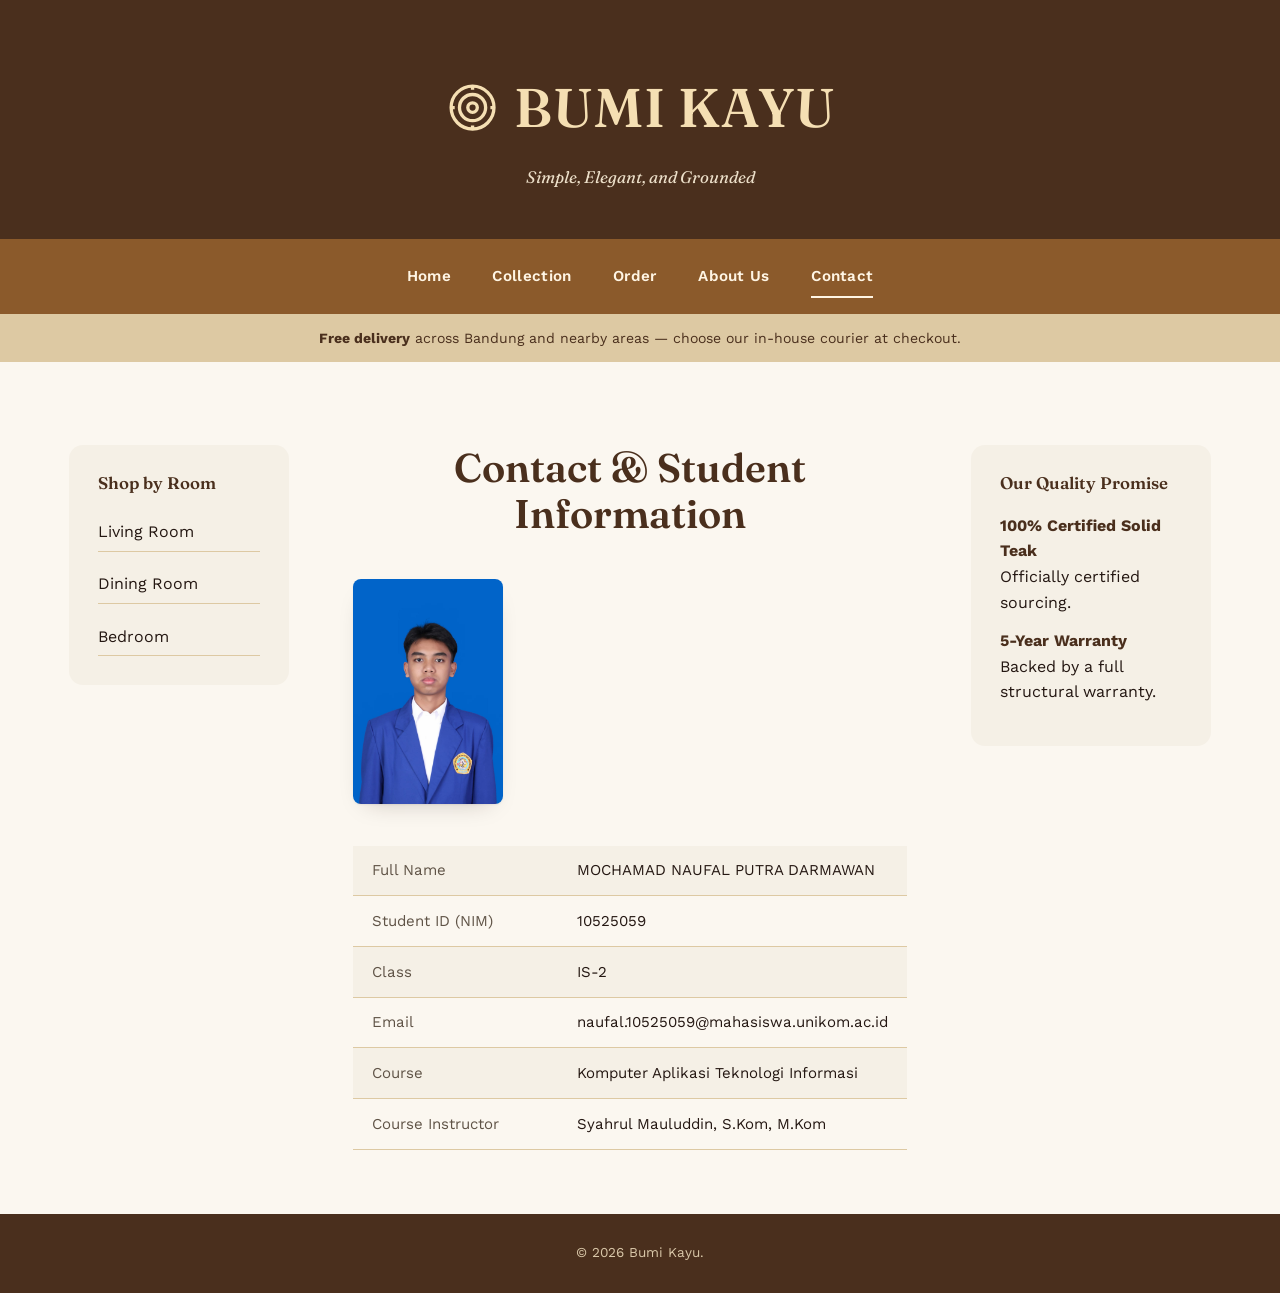
<file: kontak.html>
<!DOCTYPE html>
<html lang="en">
  <head>
    <meta charset="utf-8" />
    <meta name="viewport" content="width=device-width, initial-scale=1" />
    <title>Bumi Kayu — Contact &amp; Student Information</title>
    <link rel="icon" href="icon.png" />
    <link rel="stylesheet" href="style.css" />
  </head>
  <body>
    <header class="site-header">
      <a class="wordmark" href="index.html">
        <svg viewBox="0 0 24 24" fill="none" stroke="currentColor" stroke-width="1.4" aria-hidden="true">
          <circle cx="12" cy="12" r="9" />
          <circle cx="12" cy="12" r="5.5" />
          <circle cx="12" cy="12" r="2" />
          <path d="M12 3v1.5M12 19.5V21M3 12h1.5M19.5 12H21" />
        </svg>
        BUMI KAYU
      </a>
      <p class="tagline">Simple, Elegant, and Grounded</p>
    </header>

    <nav class="site-nav" aria-label="Primary">
      <div class="site-nav__inner">
        <a href="index.html">Home</a>
        <a href="detail.html">Collection</a>
        <a href="transaksi.html">Order</a>
        <a href="tentang.html">About Us</a>
        <a href="kontak.html" aria-current="page">Contact</a>
      </div>
    </nav>

    <p class="notice-bar">
      <b>Free delivery</b> across Bandung and nearby areas — choose our
      in-house courier at checkout.
    </p>

    <main class="page-shell">
      <aside class="sidebar" aria-label="Shop by room">
        <h2>Shop by Room</h2>
        <ul>
          <li><a href="index.html#ruangtamu">Living Room</a></li>
          <li><a href="index.html#ruangmakan">Dining Room</a></li>
          <li><a href="index.html#kamartidur">Bedroom</a></li>
        </ul>
      </aside>

      <div class="content-column">
        <h1>Contact &amp; Student Information</h1>

        <div class="bio-card">
          <img src="OwnerBUMIKAYU.jpeg" alt="Portrait of the Bumi Kayu prototype's developer" />
          <table class="bio-table">
            <tr><td>Full Name</td><td>MOCHAMAD NAUFAL PUTRA DARMAWAN</td></tr>
            <tr><td>Student ID (NIM)</td><td>10525059</td></tr>
            <tr><td>Class</td><td>IS-2</td></tr>
            <tr><td>Email</td><td>naufal.10525059@mahasiswa.unikom.ac.id</td></tr>
            <tr><td>Course</td><td>Komputer Aplikasi Teknologi Informasi</td></tr>
            <tr><td>Course Instructor</td><td>Syahrul Mauluddin, S.Kom, M.Kom</td></tr>
          </table>
        </div>
      </div>

      <aside class="sidebar sidebar--quality" aria-label="Our quality promise">
        <h2>Our Quality Promise</h2>
        <div class="quality-item"><b>100% Certified Solid Teak</b>Officially certified sourcing.</div>
        <div class="quality-item"><b>5-Year Warranty</b>Backed by a full structural warranty.</div>
      </aside>
    </main>

    <footer class="site-footer">&copy; 2026 Bumi Kayu.</footer>
    <script src="script.js"></script>
  </body>
</html>
</file>
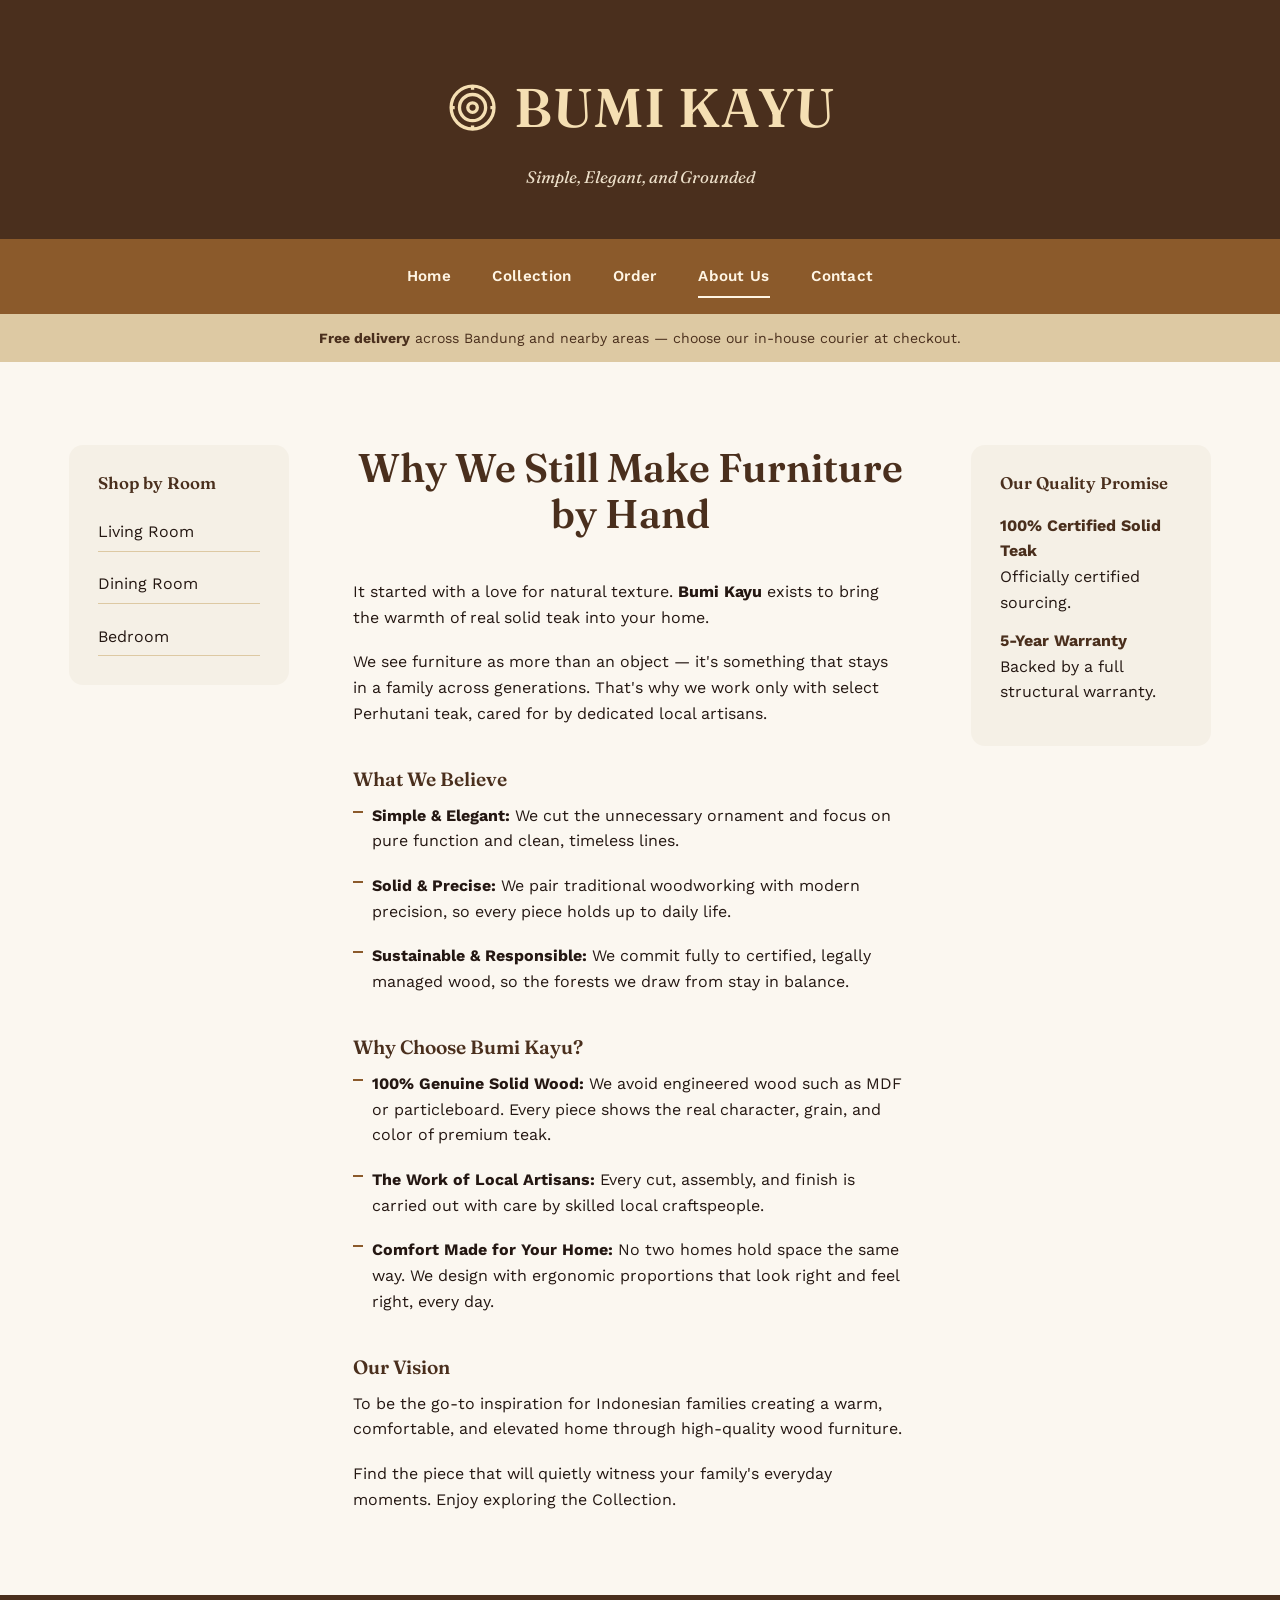
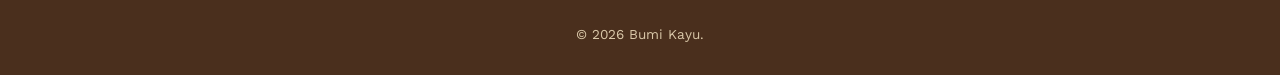
<file: tentang.html>
<!DOCTYPE html>
<html lang="en">
  <head>
    <meta charset="utf-8" />
    <meta name="viewport" content="width=device-width, initial-scale=1" />
    <title>Bumi Kayu — Why We Still Make Furniture by Hand</title>
    <meta name="description" content="The story, philosophy, and workshop behind Bumi Kayu solid teak furniture." />
    <link rel="icon" href="icon.png" />
    <link rel="stylesheet" href="style.css" />
  </head>
  <body>
    <header class="site-header">
      <a class="wordmark" href="index.html">
        <svg viewBox="0 0 24 24" fill="none" stroke="currentColor" stroke-width="1.4" aria-hidden="true">
          <circle cx="12" cy="12" r="9" />
          <circle cx="12" cy="12" r="5.5" />
          <circle cx="12" cy="12" r="2" />
          <path d="M12 3v1.5M12 19.5V21M3 12h1.5M19.5 12H21" />
        </svg>
        BUMI KAYU
      </a>
      <p class="tagline">Simple, Elegant, and Grounded</p>
    </header>

    <nav class="site-nav" aria-label="Primary">
      <div class="site-nav__inner">
        <a href="index.html">Home</a>
        <a href="detail.html">Collection</a>
        <a href="transaksi.html">Order</a>
        <a href="tentang.html" aria-current="page">About Us</a>
        <a href="kontak.html">Contact</a>
      </div>
    </nav>

    <p class="notice-bar">
      <b>Free delivery</b> across Bandung and nearby areas — choose our
      in-house courier at checkout.
    </p>

    <main class="page-shell">
      <aside class="sidebar" aria-label="Shop by room">
        <h2>Shop by Room</h2>
        <ul>
          <li><a href="index.html#ruangtamu">Living Room</a></li>
          <li><a href="index.html#ruangmakan">Dining Room</a></li>
          <li><a href="index.html#kamartidur">Bedroom</a></li>
        </ul>
      </aside>

      <div class="content-column">
        <h1>Why We Still Make Furniture by Hand</h1>

        <article class="about-article">
          <p>
            It started with a love for natural texture. <b>Bumi Kayu</b>
            exists to bring the warmth of real solid teak into your home.
          </p>
          <p>
            We see furniture as more than an object — it's something that
            stays in a family across generations. That's why we work only
            with select Perhutani teak, cared for by dedicated local
            artisans.
          </p>

          <h2>What We Believe</h2>
          <ul class="philosophy-list">
            <li><b>Simple &amp; Elegant:</b> We cut the unnecessary ornament and focus on pure function and clean, timeless lines.</li>
            <li><b>Solid &amp; Precise:</b> We pair traditional woodworking with modern precision, so every piece holds up to daily life.</li>
            <li><b>Sustainable &amp; Responsible:</b> We commit fully to certified, legally managed wood, so the forests we draw from stay in balance.</li>
          </ul>

          <h2>Why Choose Bumi Kayu?</h2>
          <ul class="why-list">
            <li><b>100% Genuine Solid Wood:</b> We avoid engineered wood such as MDF or particleboard. Every piece shows the real character, grain, and color of premium teak.</li>
            <li><b>The Work of Local Artisans:</b> Every cut, assembly, and finish is carried out with care by skilled local craftspeople.</li>
            <li><b>Comfort Made for Your Home:</b> No two homes hold space the same way. We design with ergonomic proportions that look right and feel right, every day.</li>
          </ul>

          <h2>Our Vision</h2>
          <p>
            To be the go-to inspiration for Indonesian families creating a
            warm, comfortable, and elevated home through high-quality wood
            furniture.
          </p>
          <p>
            Find the piece that will quietly witness your family's everyday
            moments. Enjoy exploring the Collection.
          </p>
        </article>
      </div>

      <aside class="sidebar sidebar--quality" aria-label="Our quality promise">
        <h2>Our Quality Promise</h2>
        <div class="quality-item"><b>100% Certified Solid Teak</b>Officially certified sourcing.</div>
        <div class="quality-item"><b>5-Year Warranty</b>Backed by a full structural warranty.</div>
      </aside>
    </main>

    <footer class="site-footer">&copy; 2026 Bumi Kayu.</footer>
    <script src="script.js"></script>
  </body>
</html>
</file>
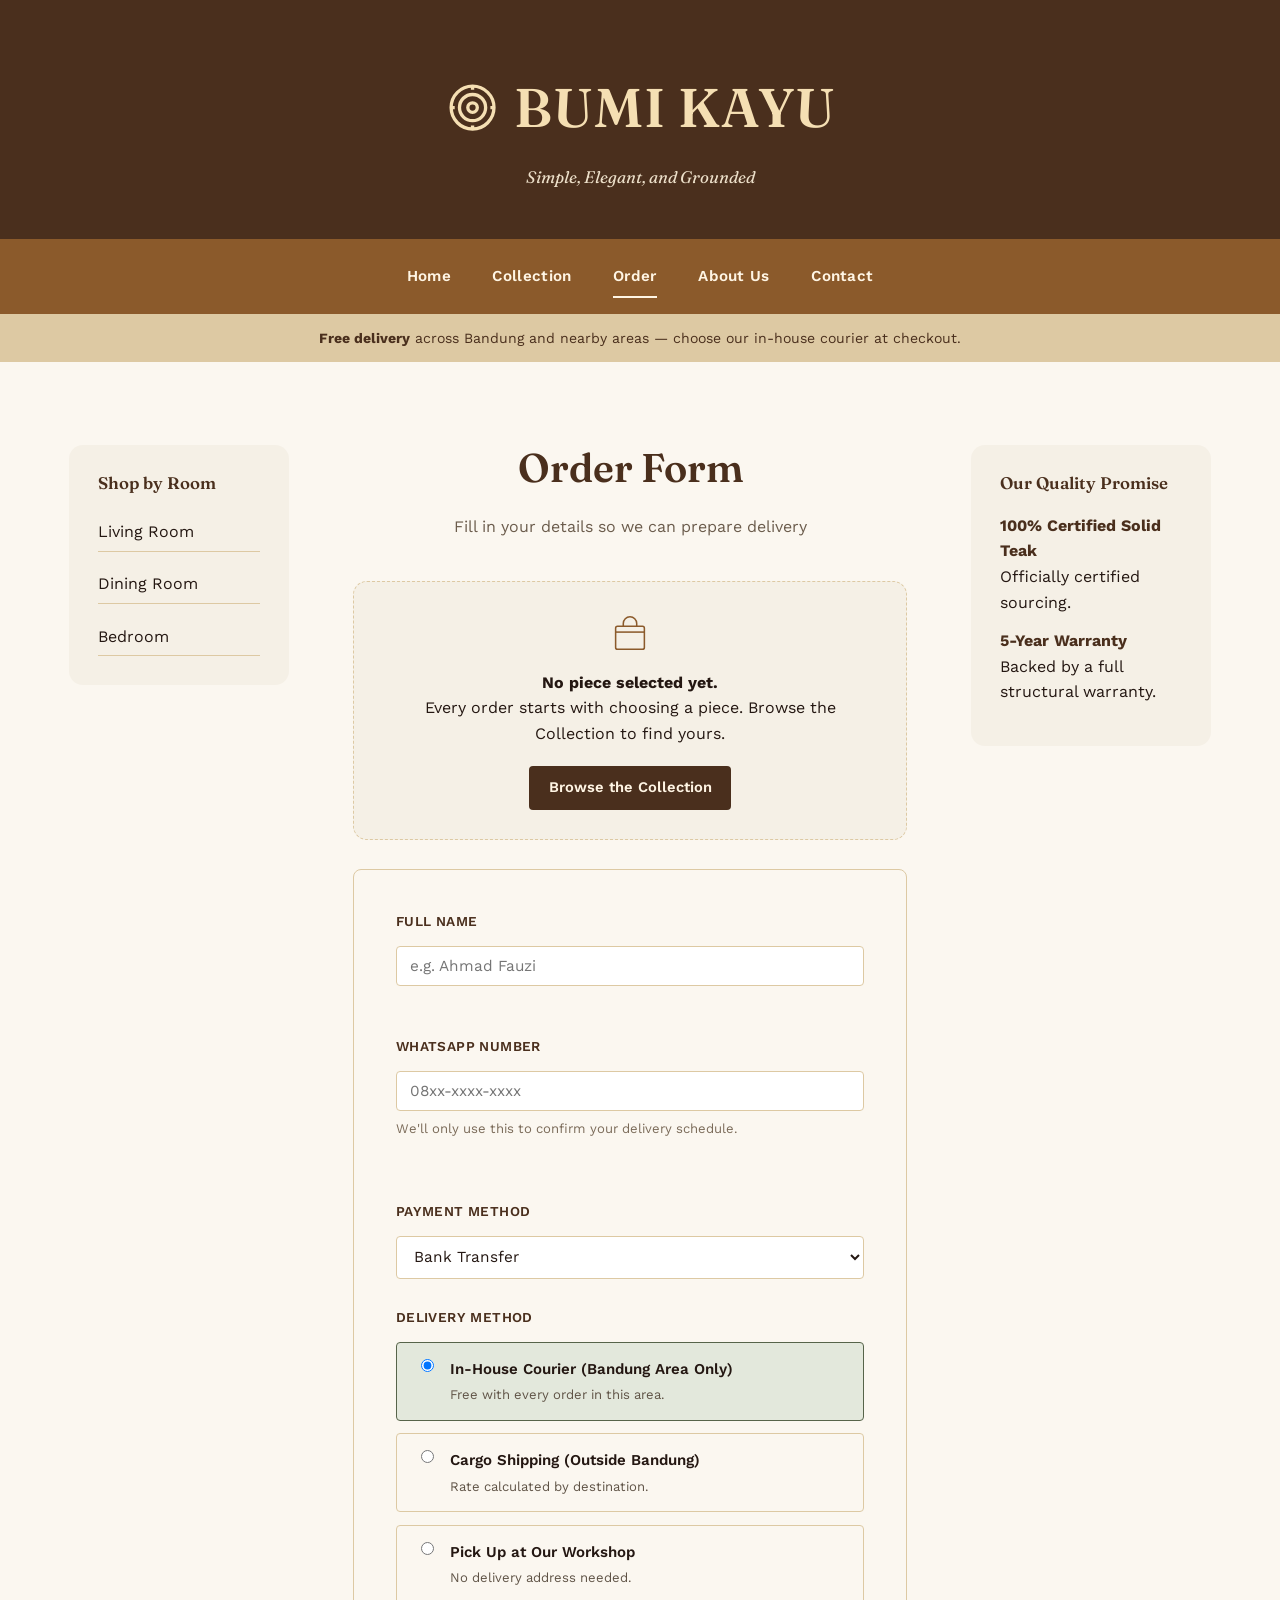
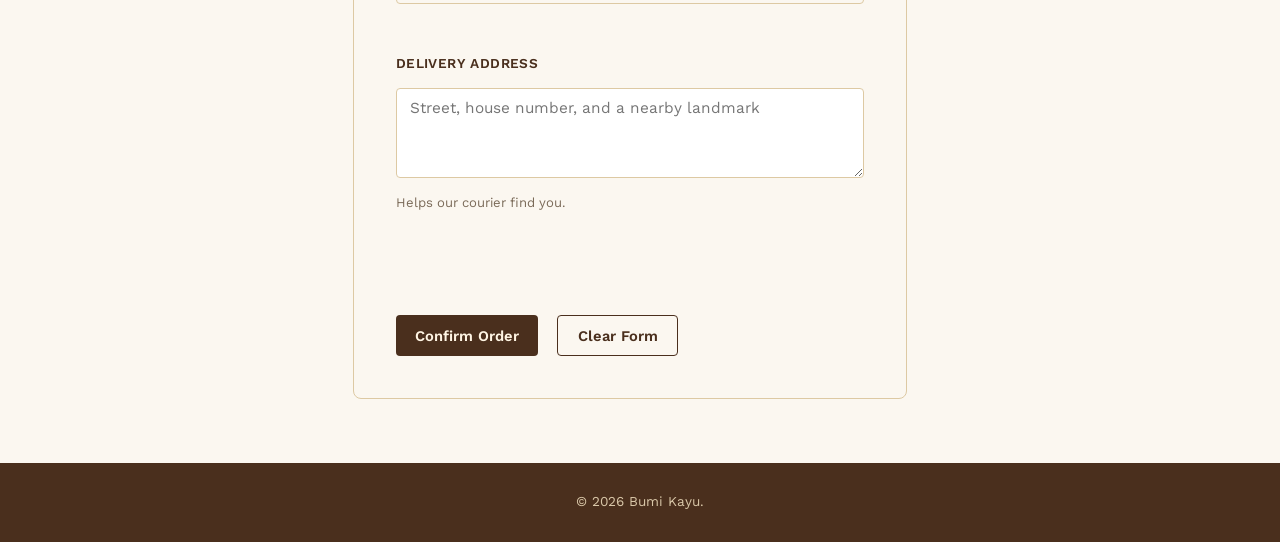
<file: transaksi.html>
<!DOCTYPE html>
<html lang="en">
  <head>
    <meta charset="utf-8" />
    <meta name="viewport" content="width=device-width, initial-scale=1" />
    <title>Bumi Kayu — Order Form</title>
    <meta name="description" content="Complete your made-to-order request for a Bumi Kayu piece." />
    <link rel="icon" href="icon.png" />
    <link rel="stylesheet" href="style.css" />
  </head>
  <body>
    <header class="site-header">
      <a class="wordmark" href="index.html">
        <svg viewBox="0 0 24 24" fill="none" stroke="currentColor" stroke-width="1.4" aria-hidden="true">
          <circle cx="12" cy="12" r="9" />
          <circle cx="12" cy="12" r="5.5" />
          <circle cx="12" cy="12" r="2" />
          <path d="M12 3v1.5M12 19.5V21M3 12h1.5M19.5 12H21" />
        </svg>
        BUMI KAYU
      </a>
      <p class="tagline">Simple, Elegant, and Grounded</p>
    </header>

    <nav class="site-nav" aria-label="Primary">
      <div class="site-nav__inner">
        <a href="index.html">Home</a>
        <a href="detail.html">Collection</a>
        <a href="transaksi.html" aria-current="page">Order</a>
        <a href="tentang.html">About Us</a>
        <a href="kontak.html">Contact</a>
      </div>
    </nav>

    <p class="notice-bar">
      <b>Free delivery</b> across Bandung and nearby areas — choose our
      in-house courier at checkout.
    </p>

    <main class="page-shell">
      <aside class="sidebar" aria-label="Shop by room">
        <h2>Shop by Room</h2>
        <ul>
          <li><a href="index.html#ruangtamu">Living Room</a></li>
          <li><a href="index.html#ruangmakan">Dining Room</a></li>
          <li><a href="index.html#kamartidur">Bedroom</a></li>
        </ul>
      </aside>

      <div class="content-column">
        <h1>Order Form</h1>
        <p style="text-align: center; color: #6b5c4c; margin-top: -1.2rem; margin-bottom: var(--space-5);">
          Fill in your details so we can prepare delivery
        </p>

        <!-- EMPTY STATE / ORDER SUMMARY PATTERN — filled in by script.js -->
        <div id="order-summary"></div>

        <div class="order-mini" id="order-form-card" style="padding: var(--space-5);">
          <form id="order-form" novalidate>
            <div class="field-block">
              <label class="field-label" for="nama">Full Name</label>
              <input type="text" id="nama" name="nama" placeholder="e.g. Ahmad Fauzi" autocomplete="name" />
              <span class="error-text" data-for="nama"></span>
            </div>

            <div class="field-block">
              <label class="field-label" for="whatsapp">WhatsApp Number</label>
              <input type="tel" id="whatsapp" name="whatsapp" placeholder="08xx-xxxx-xxxx" autocomplete="tel" />
              <p class="helper-text">We'll only use this to confirm your delivery schedule.</p>
              <span class="error-text" data-for="whatsapp"></span>
            </div>

            <div class="field-block">
              <label class="field-label" for="pembayaran">Payment Method</label>
              <select id="pembayaran" name="pembayaran">
                <option value="transfer">Bank Transfer</option>
                <option value="qris">QRIS (All Payment Apps)</option>
                <option value="ewallet">E-Wallet (GoPay/OVO/DANA)</option>
              </select>
            </div>

            <fieldset class="field-block">
              <legend class="field-label">Delivery Method</legend>
              <div class="radio-card-group" role="radiogroup">
                <label class="radio-card is-checked">
                  <input type="radio" name="kurir" value="armada" checked />
                  <span>
                    <span class="radio-card__title">In-House Courier (Bandung Area Only)</span><br />
                    <span class="radio-card__note">Free with every order in this area.</span>
                  </span>
                </label>
                <label class="radio-card">
                  <input type="radio" name="kurir" value="kargo" />
                  <span>
                    <span class="radio-card__title">Cargo Shipping (Outside Bandung)</span><br />
                    <span class="radio-card__note">Rate calculated by destination.</span>
                  </span>
                </label>
                <label class="radio-card">
                  <input type="radio" name="kurir" value="ambil" />
                  <span>
                    <span class="radio-card__title">Pick Up at Our Workshop</span><br />
                    <span class="radio-card__note">No delivery address needed.</span>
                  </span>
                </label>
              </div>
              <span class="error-text" data-for="kurir"></span>
            </fieldset>

            <div class="field-block">
              <label class="field-label" for="alamat">Delivery Address</label>
              <textarea id="alamat" name="alamat" placeholder="Street, house number, and a nearby landmark"></textarea>
              <p class="helper-text" id="address-requirement-note">Helps our courier find you.</p>
              <span class="error-text" data-for="alamat"></span>
            </div>

            <div class="form-status" id="form-status" aria-live="polite"></div>

            <div style="display: flex; gap: var(--space-3); flex-wrap: wrap;">
              <button type="submit" class="btn btn-primary" id="submit-btn">Confirm Order</button>
              <button type="reset" class="btn btn-outline">Clear Form</button>
            </div>
          </form>
        </div>

        <!-- CONFIRMATION MESSAGE PATTERN — hidden until the form is validated and submitted -->
        <div class="confirmation-card" id="order-confirmation" style="display: none" aria-live="polite">
          <svg class="confirmation-card__icon" viewBox="0 0 24 24" fill="none" stroke="currentColor" stroke-width="1.8" aria-hidden="true">
            <circle cx="12" cy="12" r="10" />
            <path d="M8 12.5l2.5 2.5L16 9" />
          </svg>
          <h2 style="margin-bottom: var(--space-2);">Order Received!</h2>
          <p id="confirmation-body" style="margin: 0;"></p>
        </div>
      </div>

      <aside class="sidebar sidebar--quality" aria-label="Our quality promise">
        <h2>Our Quality Promise</h2>
        <div class="quality-item"><b>100% Certified Solid Teak</b>Officially certified sourcing.</div>
        <div class="quality-item"><b>5-Year Warranty</b>Backed by a full structural warranty.</div>
      </aside>
    </main>

    <footer class="site-footer">&copy; 2026 Bumi Kayu.</footer>
    <script src="script.js"></script>
  </body>
</html>
</file>
<file: style.css>
/* =========================================================================
   BUMI KAYU — Design System
   Signature device: the "scribe mark" — a short line with a perpendicular
   tick, borrowed from a carpenter's marking gauge (the scratch a craftsman
   makes before a precise cut or joint). It appears as the eyebrow marker
   before section labels, the active/hover state under nav links, and the
   corner mark that appears on cards on hover. One motif, reused everywhere,
   standing in for the brand's whole idea: nothing is placed without being
   measured first.
   ========================================================================= */

@import url("https://fonts.googleapis.com/css2?family=Fraunces:ital,opsz,wght@0,9..144,400;0,9..144,500;0,9..144,600;0,9..144,700;1,9..144,500&family=Work+Sans:wght@400;500;600;700&display=swap");

:root {
  /* Color */
  --color-bark: #241712;      /* near-black walnut — primary text */
  --color-walnut: #4a2f1d;    /* header / nav / footer */
  --color-teak: #8b5a2b;      /* accent — price, links, highlights */
  --color-sand: #f5f0e6;      /* sidebars, cards */
  --color-paper: #fbf7f0;     /* page background */
  --color-line: #ddc9a3;      /* hairline rules, borders */
  --color-moss: #57644a;      /* sustainability accent — success, focus */
  --color-moss-soft: #e3e8dc;
  --color-rust: #a33b2e;      /* errors */
  --color-rust-soft: #f5e3e0;
  --color-white: #ffffff;

  /* Type */
  --font-display: "Fraunces", "Iowan Old Style", Georgia, serif;
  --font-body: "Work Sans", -apple-system, BlinkMacSystemFont, sans-serif;

  /* Spacing */
  --space-1: 0.4rem;
  --space-2: 0.8rem;
  --space-3: 1.2rem;
  --space-4: 1.8rem;
  --space-5: 2.6rem;
  --space-6: 4rem;
  --space-7: 6rem;

  /* Shape */
  --radius-sm: 4px;
  --radius-md: 8px;
  --radius-lg: 14px;
  --shadow-card: 0 1px 2px rgba(36, 23, 18, 0.06), 0 10px 24px -14px rgba(36, 23, 18, 0.28);
  --shadow-lift: 0 18px 36px -18px rgba(36, 23, 18, 0.38);

  --max-width: 1180px;
}

/* ---------- Reset ---------- */
*, *::before, *::after { box-sizing: border-box; }
html { scroll-behavior: smooth; }
body {
  margin: 0;
  background: var(--color-paper);
  color: var(--color-bark);
  font-family: var(--font-body);
  font-size: 16px;
  line-height: 1.6;
  -webkit-font-smoothing: antialiased;
}
img { max-width: 100%; display: block; }
a { color: inherit; text-decoration: none; }
ul { margin: 0; padding: 0; list-style: none; }
h1, h2, h3, h4 { font-family: var(--font-display); font-weight: 600; line-height: 1.15; margin: 0 0 var(--space-2); color: var(--color-walnut); }
p { margin: 0 0 var(--space-3); }
button { font-family: inherit; }

:focus-visible {
  outline: 3px solid var(--color-moss);
  outline-offset: 2px;
  border-radius: 2px;
}

@media (prefers-reduced-motion: reduce) {
  *, *::before, *::after {
    animation-duration: 0.001ms !important;
    animation-iteration-count: 1 !important;
    transition-duration: 0.001ms !important;
    scroll-behavior: auto !important;
  }
}

/* ---------- Scribe mark (signature device) ---------- */
.eyebrow {
  display: inline-flex;
  align-items: center;
  gap: var(--space-2);
  font-family: var(--font-body);
  font-weight: 600;
  font-size: 0.78rem;
  letter-spacing: 0.14em;
  text-transform: uppercase;
  color: var(--color-teak);
  margin-bottom: var(--space-2);
}
.eyebrow::before {
  content: "";
  display: block;
  width: 26px;
  height: 2px;
  background: var(--color-teak);
  position: relative;
}
.eyebrow::after {
  content: "";
  display: block;
  width: 2px;
  height: 10px;
  background: var(--color-teak);
  margin-left: -1px;
}

/* ---------- Layout shell ---------- */
.site-header {
  background: var(--color-walnut);
  color: var(--color-sand);
  text-align: center;
  padding: var(--space-6) var(--space-3) var(--space-4);
}
.wordmark {
  display: inline-flex;
  align-items: center;
  gap: var(--space-2);
  font-family: var(--font-display);
  font-size: clamp(2.2rem, 6vw, 3.4rem);
  font-weight: 600;
  color: #f5dfb3;
  letter-spacing: 0.02em;
}
.wordmark svg { width: 1.05em; height: 1.05em; flex: none; }
.tagline {
  margin-top: var(--space-2);
  font-family: var(--font-display);
  font-style: italic;
  font-size: 1.05rem;
  color: #ecdfc9;
}

.site-nav {
  background: var(--color-teak);
  position: sticky;
  top: 0;
  z-index: 30;
}
.site-nav__inner {
  max-width: var(--max-width);
  margin: 0 auto;
  display: flex;
  align-items: center;
  justify-content: center;
  flex-wrap: wrap;
  gap: var(--space-1) var(--space-5);
  padding: var(--space-3) var(--space-3);
}
.site-nav a {
  color: #fff5e4;
  font-weight: 600;
  font-size: 0.95rem;
  letter-spacing: 0.02em;
  padding: var(--space-1) 0;
  position: relative;
}
.site-nav a::after {
  content: "";
  position: absolute;
  left: 0;
  right: 100%;
  bottom: -3px;
  height: 2px;
  background: #fff5e4;
  transition: right 0.2s ease;
}
.site-nav a:hover::after,
.site-nav a[aria-current="page"]::after {
  right: 0;
}

.notice-bar {
  background: var(--color-line);
  color: var(--color-walnut);
  text-align: center;
  font-size: 0.88rem;
  padding: var(--space-2) var(--space-3);
}
.notice-bar b { font-weight: 700; }

main { display: block; }

.page-shell {
  max-width: var(--max-width);
  margin: 0 auto;
  padding: var(--space-6) var(--space-3);
  display: grid;
  grid-template-columns: 220px minmax(0, 1fr) 240px;
  gap: var(--space-6);
  align-items: start;
}
.page-shell--narrow {
  grid-template-columns: 220px minmax(0, 1fr) 240px;
}
@media (max-width: 980px) {
  .page-shell { grid-template-columns: 1fr; }
  .sidebar { order: 2; }
  .content-column { order: 1; }
  .sidebar--quality { order: 3; }
}

.sidebar {
  background: var(--color-sand);
  border-radius: var(--radius-lg);
  padding: var(--space-4);
  position: sticky;
  top: 84px;
}
@media (max-width: 980px) { .sidebar { position: static; } }
.sidebar h2 {
  font-size: 1.05rem;
  margin-bottom: var(--space-3);
}
.sidebar ul li + li { margin-top: var(--space-2); }
.sidebar ul a {
  display: block;
  padding: var(--space-1) 0;
  color: var(--color-bark);
  border-bottom: 1px solid var(--color-line);
}
.sidebar ul a:hover { color: var(--color-teak); }
.sidebar p { font-size: 0.92rem; color: #4a3f34; }
.quality-item { margin-bottom: var(--space-2); }
.quality-item b { display: block; color: var(--color-walnut); }

.content-column {
  min-width: 0;
}
.content-column h1 {
  font-size: clamp(1.8rem, 3.4vw, 2.5rem);
  text-align: center;
  margin-bottom: var(--space-5);
}

.site-footer {
  background: var(--color-walnut);
  color: #d9c7a8;
  text-align: center;
  padding: var(--space-4) var(--space-3);
  font-size: 0.85rem;
}

/* ---------- Hero ---------- */
.hero {
  position: relative;
  border-radius: var(--radius-lg);
  overflow: hidden;
  margin-bottom: var(--space-6);
  box-shadow: var(--shadow-card);
}
.hero img { width: 100%; height: clamp(180px, 32vw, 320px); object-fit: cover; }
.hero::after {
  content: "";
  position: absolute;
  inset: 0;
  background: linear-gradient(180deg, rgba(36, 23, 18, 0) 35%, rgba(36, 23, 18, 0.82) 100%);
}
.hero__caption {
  position: absolute;
  left: 0; right: 0; bottom: 0;
  padding: var(--space-4) var(--space-4) var(--space-4);
  z-index: 2;
  color: #fff;
}
.hero__caption h2 {
  color: #fff;
  font-size: clamp(1.6rem, 3.6vw, 2.3rem);
  margin-bottom: var(--space-1);
}
.hero__caption p { color: #ecdfc9; margin: 0; font-size: 0.98rem; }

/* ---------- Product grid ---------- */
.category { margin-bottom: var(--space-6); }
.category-heading {
  display: flex;
  align-items: baseline;
  justify-content: space-between;
  border-bottom: 1px solid var(--color-line);
  padding-bottom: var(--space-2);
  margin-bottom: var(--space-4);
}
.category-heading h2 { margin: 0; font-size: 1.4rem; }

.product-grid {
  display: grid;
  grid-template-columns: repeat(3, 1fr);
  gap: var(--space-4);
}
@media (max-width: 720px) { .product-grid { grid-template-columns: 1fr; } }

.product-card {
  background: #fff;
  border-radius: var(--radius-md);
  overflow: hidden;
  box-shadow: var(--shadow-card);
  transition: transform 0.18s ease, box-shadow 0.18s ease;
  display: flex;
  flex-direction: column;
}
.product-card:hover { transform: translateY(-4px); box-shadow: var(--shadow-lift); }
.product-card img { width: 100%; aspect-ratio: 1 / 1; object-fit: cover; }
.product-card__body { padding: var(--space-3); display: flex; flex-direction: column; gap: var(--space-1); flex: 1; }
.product-card__name { font-weight: 600; font-size: 1rem; }
.product-card__price { color: var(--color-teak); font-weight: 600; }
.btn {
  display: inline-flex;
  align-items: center;
  justify-content: center;
  gap: var(--space-1);
  border: none;
  border-radius: var(--radius-sm);
  padding: 0.65rem 1.2rem;
  font-weight: 600;
  font-size: 0.92rem;
  cursor: pointer;
  transition: background 0.15s ease, transform 0.1s ease, box-shadow 0.15s ease;
}
.btn:active { transform: translateY(1px); }
.btn-primary { background: var(--color-walnut); color: #fff5e4; }
.btn-primary:hover { background: var(--color-bark); }
.btn-outline {
  background: transparent;
  color: var(--color-walnut);
  border: 1.5px solid var(--color-walnut);
}
.btn-outline:hover { background: var(--color-walnut); color: #fff5e4; }
.btn-block { width: 100%; margin-top: auto; }
.btn:disabled { opacity: 0.6; cursor: progress; }

/* ---------- Product detail ---------- */
.callout {
  background: var(--color-sand);
  border-left: 3px solid var(--color-teak);
  border-radius: var(--radius-sm);
  padding: var(--space-3) var(--space-4);
  margin-bottom: var(--space-5);
  font-size: 0.94rem;
}

.product-detail {
  display: flex;
  align-items: flex-start;
  gap: var(--space-5);
  padding: var(--space-5) 0;
  border-bottom: 1px solid var(--color-line);
}
.product-detail:last-child { border-bottom: none; }
.product-detail > img {
  flex: 0 0 320px;
  width: 320px;
  aspect-ratio: 1 / 1;
  object-fit: cover;
  border-radius: var(--radius-md);
  box-shadow: var(--shadow-card);
}
.product-detail > div {
  flex: 1 1 0%;
  min-width: 0;
}
@media (max-width: 720px) {
  .product-detail { flex-direction: column; }
  .product-detail > img { width: 100%; flex-basis: auto; }
}
.product-detail__price { color: var(--color-teak); font-size: 1.3rem; font-weight: 700; margin-bottom: var(--space-2); }
.product-detail__desc { margin-bottom: var(--space-3); }
.spec-list { margin: 0 0 var(--space-4); }
.spec-list li { padding: var(--space-1) 0; border-bottom: 1px dashed var(--color-line); font-size: 0.93rem; }
.spec-list li b { color: var(--color-walnut); }

/* ---------- Order mini-form (on detail page) ---------- */
.order-mini { background: var(--color-paper); border: 1px solid var(--color-line); border-radius: var(--radius-md); padding: var(--space-4); }
.field-label {
  display: block;
  font-weight: 600;
  font-size: 0.85rem;
  letter-spacing: 0.03em;
  text-transform: uppercase;
  color: var(--color-walnut);
  margin-bottom: var(--space-2);
}
.helper-text { font-size: 0.82rem; color: #7a6a58; margin-top: var(--space-1); }
.error-text {
  font-size: 0.82rem;
  color: var(--color-rust);
  margin-top: var(--space-1);
  min-height: 1.1em;
  display: block;
}
.field-block { margin-bottom: var(--space-4); }

/* Wood-finish swatches (Controls pattern) */
.swatch-group { display: flex; gap: var(--space-3); flex-wrap: wrap; }
.swatch-option { text-align: center; min-width: 64px; }
.swatch-option input { position: absolute; opacity: 0; pointer-events: none; }
.swatch {
  display: block;
  width: 40px;
  height: 40px;
  border-radius: 50%;
  border: 3px solid transparent;
  box-shadow: inset 0 0 0 1px rgba(36, 23, 18, 0.18);
  cursor: pointer;
  margin: 0 auto var(--space-1);
  transition: border-color 0.15s ease, transform 0.15s ease;
}
.swatch-option input:checked + .swatch { border-color: var(--color-moss); transform: scale(1.08); }
.swatch-option input:focus-visible + .swatch { outline: 3px solid var(--color-moss); outline-offset: 2px; }
.swatch-option.is-checked .swatch { border-color: var(--color-moss); transform: scale(1.08); }
.swatch-option span.label { font-size: 0.78rem; color: var(--color-bark); }
.swatch--natural { background: #c8935a; }
.swatch--walnut { background: #5c3a24; }
.swatch--mahogany { background: #2c1712; }

/* Quantity stepper (Controls pattern) */
.stepper { display: inline-flex; align-items: stretch; border: 1.5px solid var(--color-line); border-radius: var(--radius-sm); overflow: hidden; }
.stepper button {
  width: 36px;
  background: var(--color-sand);
  border: none;
  font-size: 1.1rem;
  color: var(--color-walnut);
  cursor: pointer;
}
.stepper button:hover { background: var(--color-line); }
.stepper input {
  width: 46px;
  border: none;
  border-left: 1.5px solid var(--color-line);
  border-right: 1.5px solid var(--color-line);
  text-align: center;
  font-size: 0.95rem;
  font-family: inherit;
}

/* ---------- Form fields, generally ---------- */
input[type="text"], input[type="tel"], select, textarea {
  width: 100%;
  font-family: inherit;
  font-size: 0.96rem;
  padding: 0.65rem 0.8rem;
  border: 1.5px solid var(--color-line);
  border-radius: var(--radius-sm);
  background: #fff;
  color: var(--color-bark);
}
input[type="text"]:focus, input[type="tel"]:focus, select:focus, textarea:focus {
  border-color: var(--color-moss);
}
textarea { resize: vertical; min-height: 90px; }
fieldset { border: none; padding: 0; margin: 0; }
legend { padding: 0; margin-bottom: var(--space-2); }

.radio-card-group { display: grid; gap: var(--space-2); }
.radio-card {
  display: flex;
  align-items: flex-start;
  gap: var(--space-2);
  border: 1.5px solid var(--color-line);
  border-radius: var(--radius-sm);
  padding: var(--space-2) var(--space-3);
  cursor: pointer;
  transition: border-color 0.15s ease, background 0.15s ease;
}
.radio-card:hover { border-color: var(--color-teak); }
.radio-card input { margin-top: 3px; }
.radio-card:has(input:checked) { border-color: var(--color-moss); background: var(--color-moss-soft); }
.radio-card.is-checked { border-color: var(--color-moss); background: var(--color-moss-soft); }
.radio-card__title { font-weight: 600; font-size: 0.94rem; }
.radio-card__note { font-size: 0.82rem; color: #5f5346; }

/* ---------- Order summary / empty state ---------- */
.summary-card {
  border-radius: var(--radius-lg);
  padding: var(--space-4);
  margin-bottom: var(--space-4);
}
.summary-card--empty {
  background: var(--color-sand);
  border: 1.5px dashed var(--color-line);
  text-align: center;
}
.summary-card--empty svg { width: 46px; height: 46px; margin: 0 auto var(--space-2); display: block; color: var(--color-teak); }
.summary-card--filled { background: var(--color-moss-soft); border: 1.5px solid var(--color-moss); }
.summary-card dl { display: grid; grid-template-columns: auto 1fr; gap: var(--space-1) var(--space-3); margin: 0; font-size: 0.94rem; }
.summary-card dt { color: #5f5346; }
.summary-card dd { margin: 0; font-weight: 600; color: var(--color-walnut); }

/* ---------- Status / confirmation ---------- */
.form-status {
  display: flex;
  align-items: center;
  gap: var(--space-2);
  font-size: 0.92rem;
  color: var(--color-teak);
  min-height: 1.4em;
  margin-bottom: var(--space-3);
}
.spinner {
  width: 14px; height: 14px;
  border-radius: 50%;
  border: 2px solid var(--color-line);
  border-top-color: var(--color-teak);
  animation: spin 0.8s linear infinite;
}
@keyframes spin { to { transform: rotate(360deg); } }

.confirmation-card {
  background: var(--color-moss-soft);
  border: 1.5px solid var(--color-moss);
  border-radius: var(--radius-lg);
  padding: var(--space-5);
  animation: fade-in 0.4s ease;
}
@keyframes fade-in { from { opacity: 0; transform: translateY(6px); } to { opacity: 1; transform: translateY(0); } }
.confirmation-card__icon { width: 40px; height: 40px; color: var(--color-moss); margin-bottom: var(--space-2); }

/* ---------- About page ---------- */
.about-article { max-width: 68ch; margin: 0 auto; }
.about-article h2 { font-size: 1.2rem; margin-top: var(--space-5); }
.philosophy-list li, .why-list li { margin-bottom: var(--space-3); padding-left: var(--space-3); position: relative; }
.philosophy-list li::before, .why-list li::before {
  content: "";
  position: absolute;
  left: 0; top: 0.5em;
  width: 10px; height: 2px;
  background: var(--color-teak);
}

/* ---------- Contact / bio page ---------- */
.bio-card { display: flex; gap: var(--space-5); flex-wrap: wrap; align-items: flex-start; }
.bio-card img { width: 150px; border-radius: var(--radius-md); box-shadow: var(--shadow-card); }
.bio-table { border-collapse: collapse; flex: 1; min-width: 260px; }
.bio-table td { padding: var(--space-2) var(--space-3); border-bottom: 1px solid var(--color-line); font-size: 0.94rem; }
.bio-table td:first-child { color: #5f5346; width: 40%; }
.bio-table tr:nth-child(odd) { background: var(--color-sand); }
</file>
